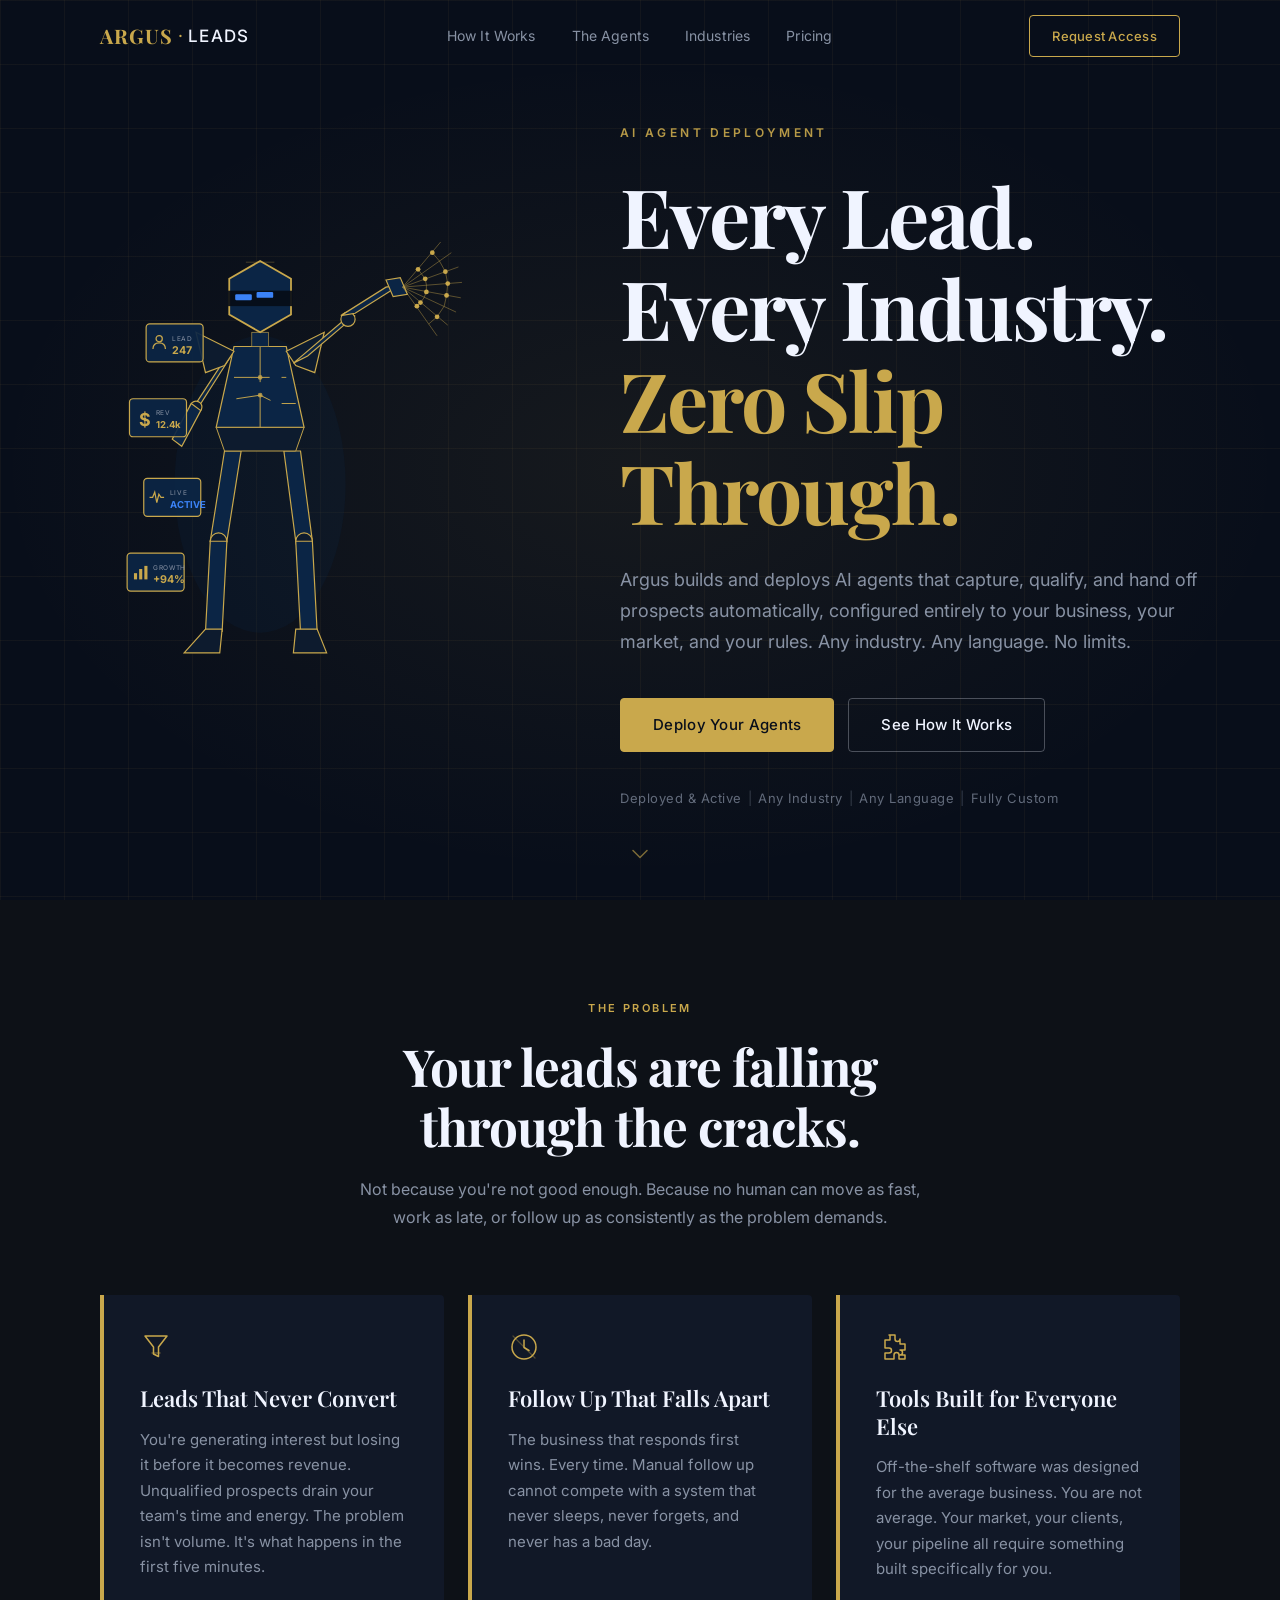
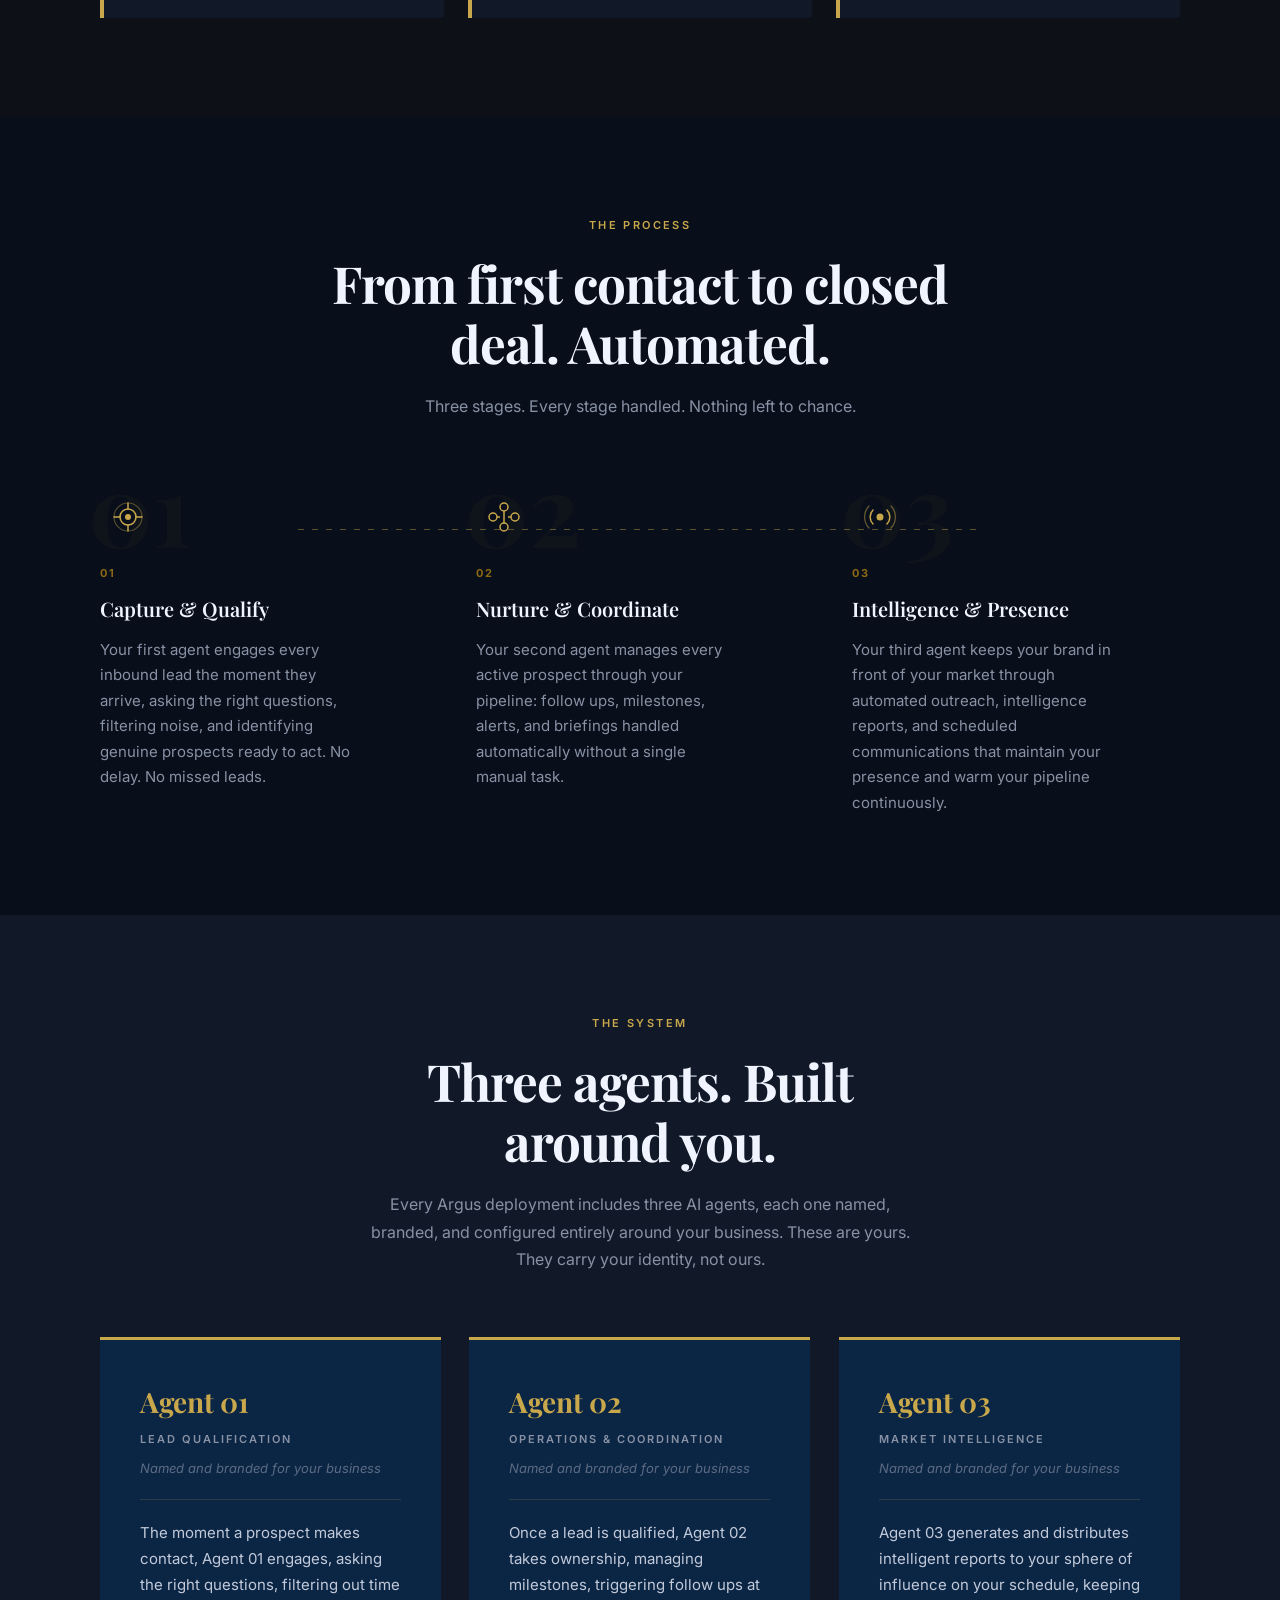
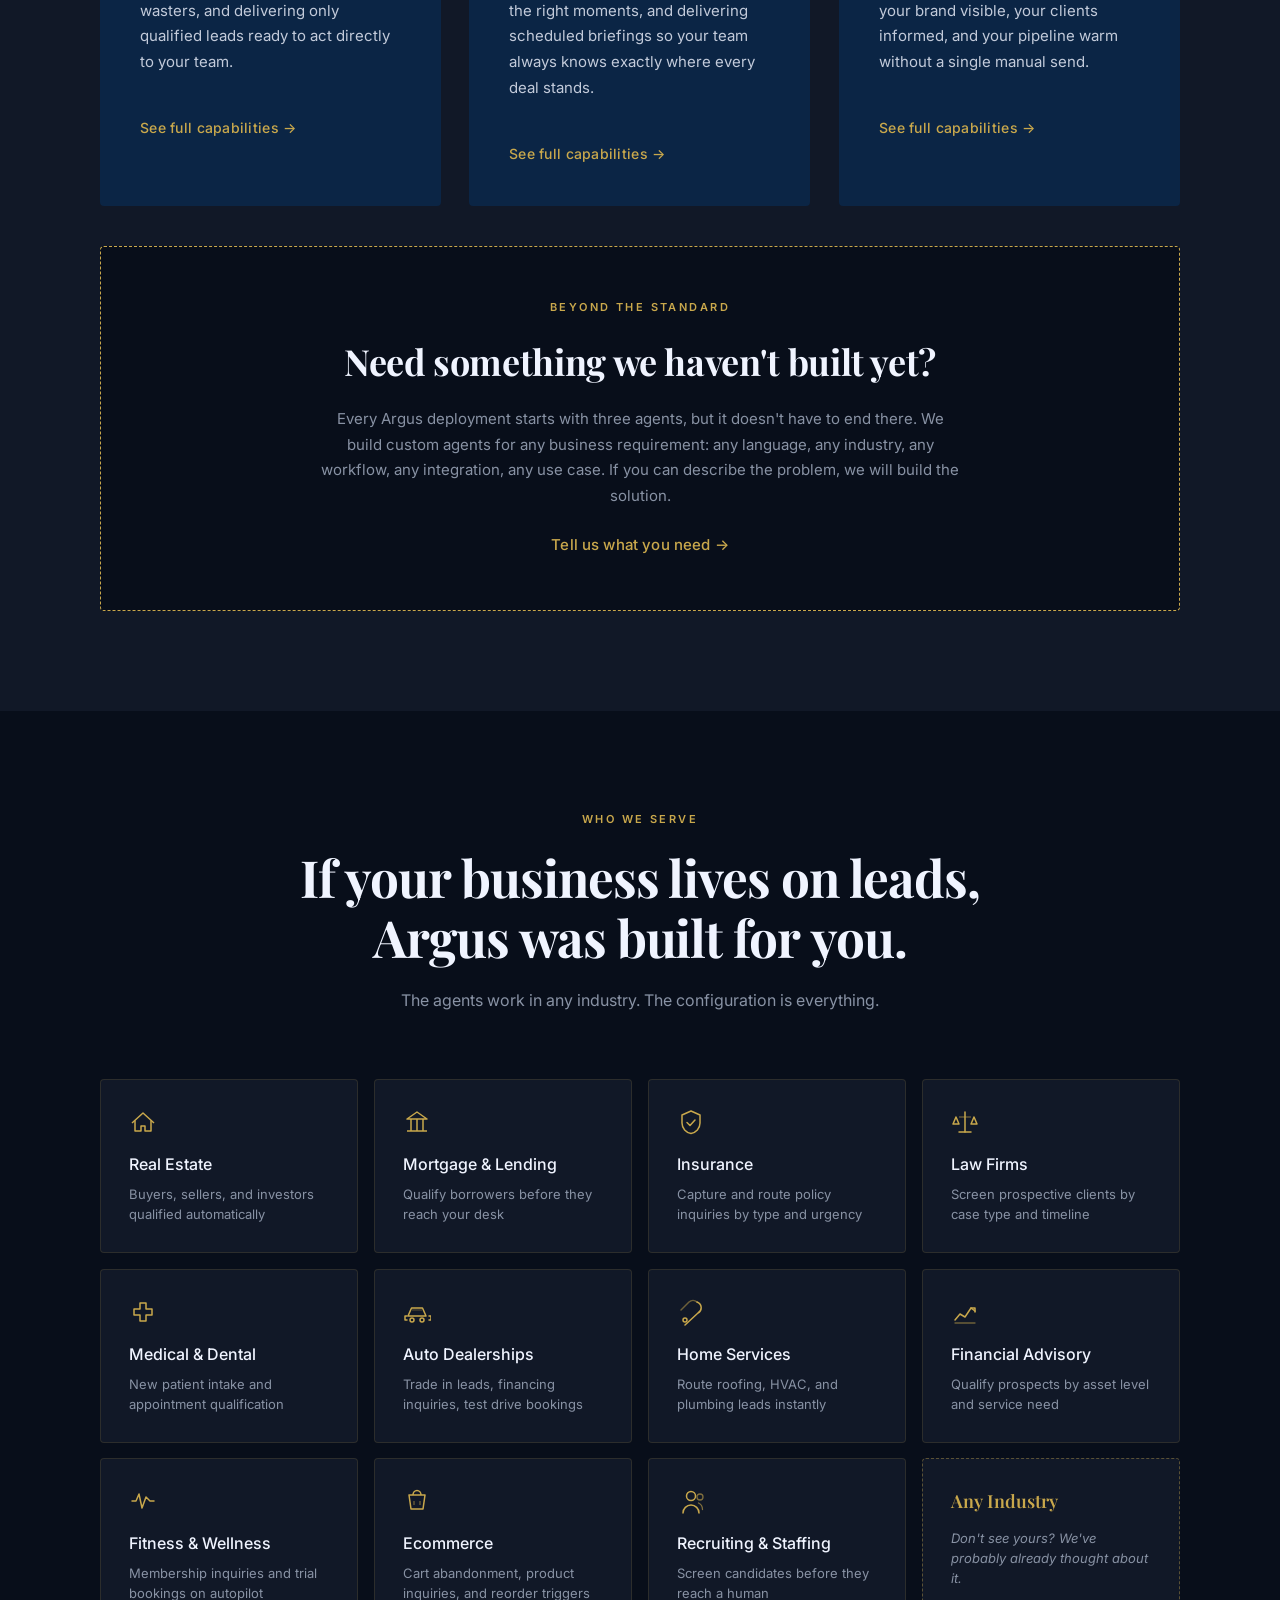
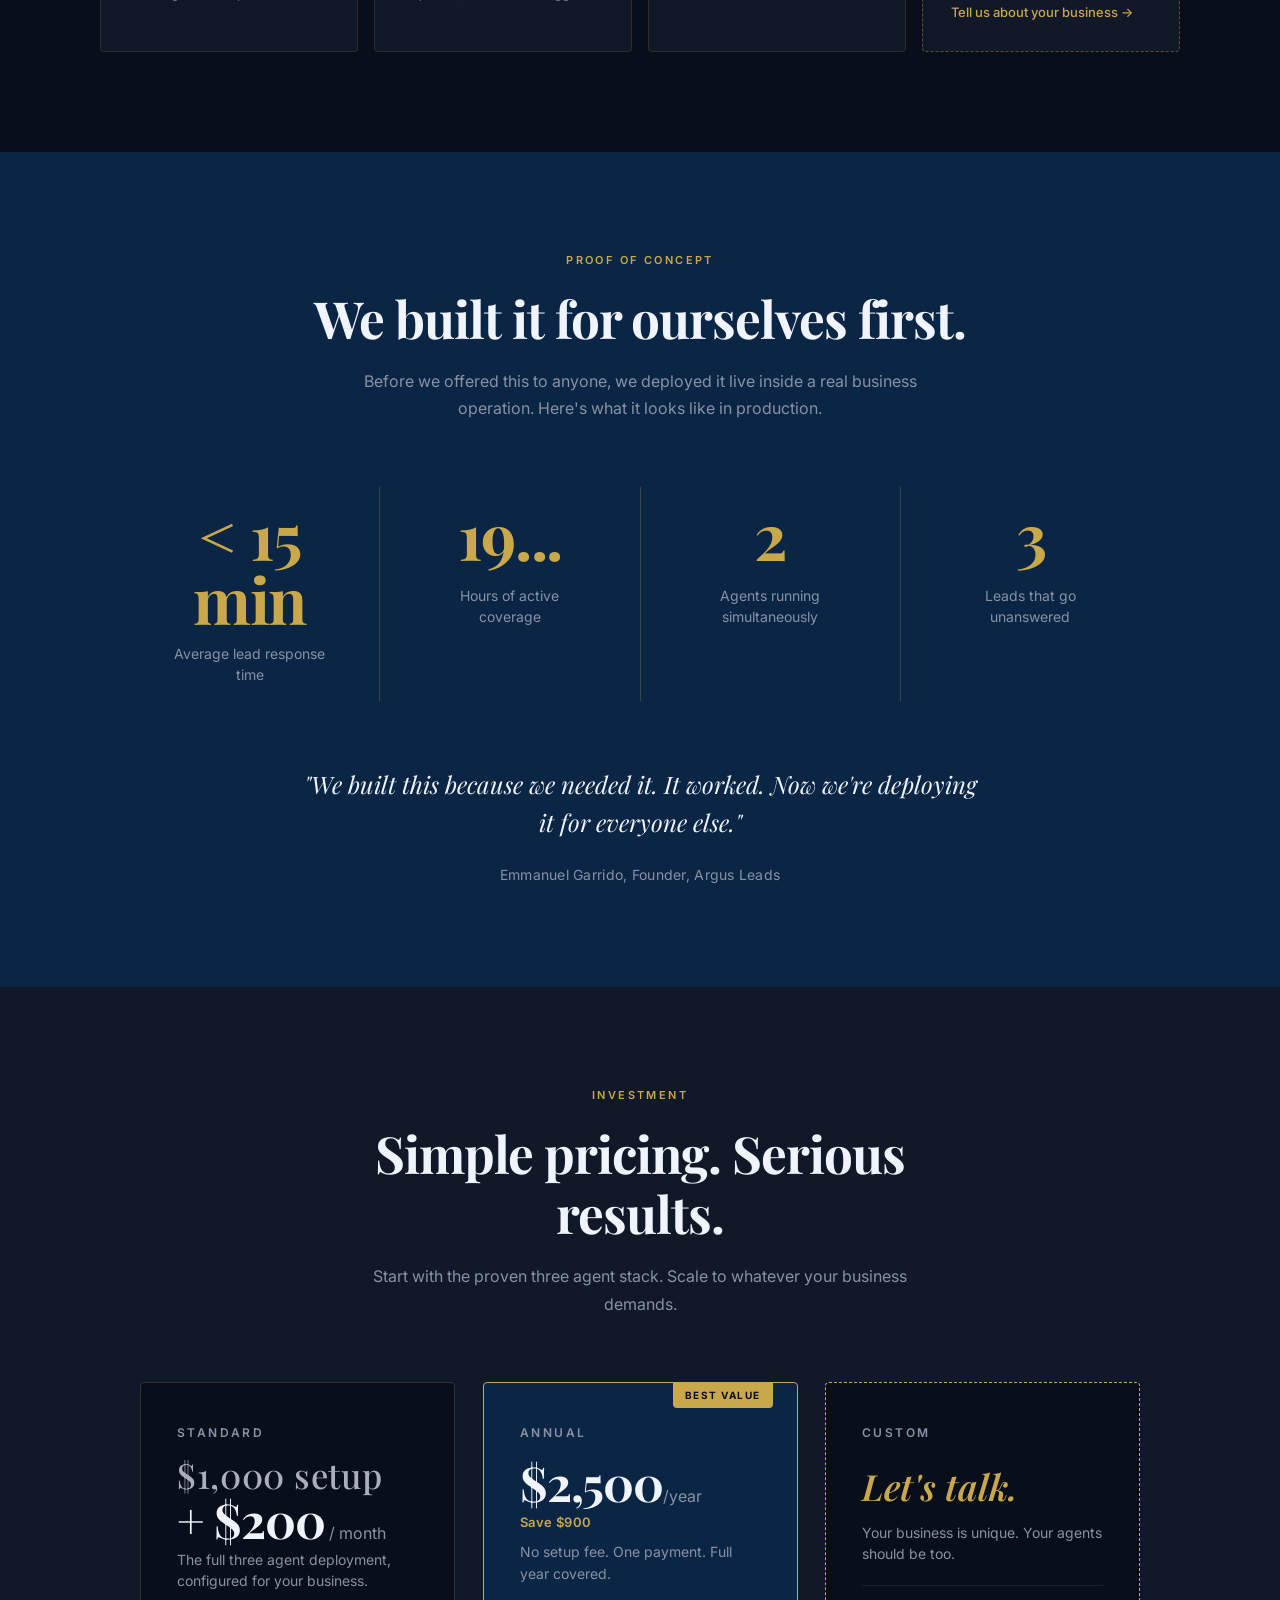
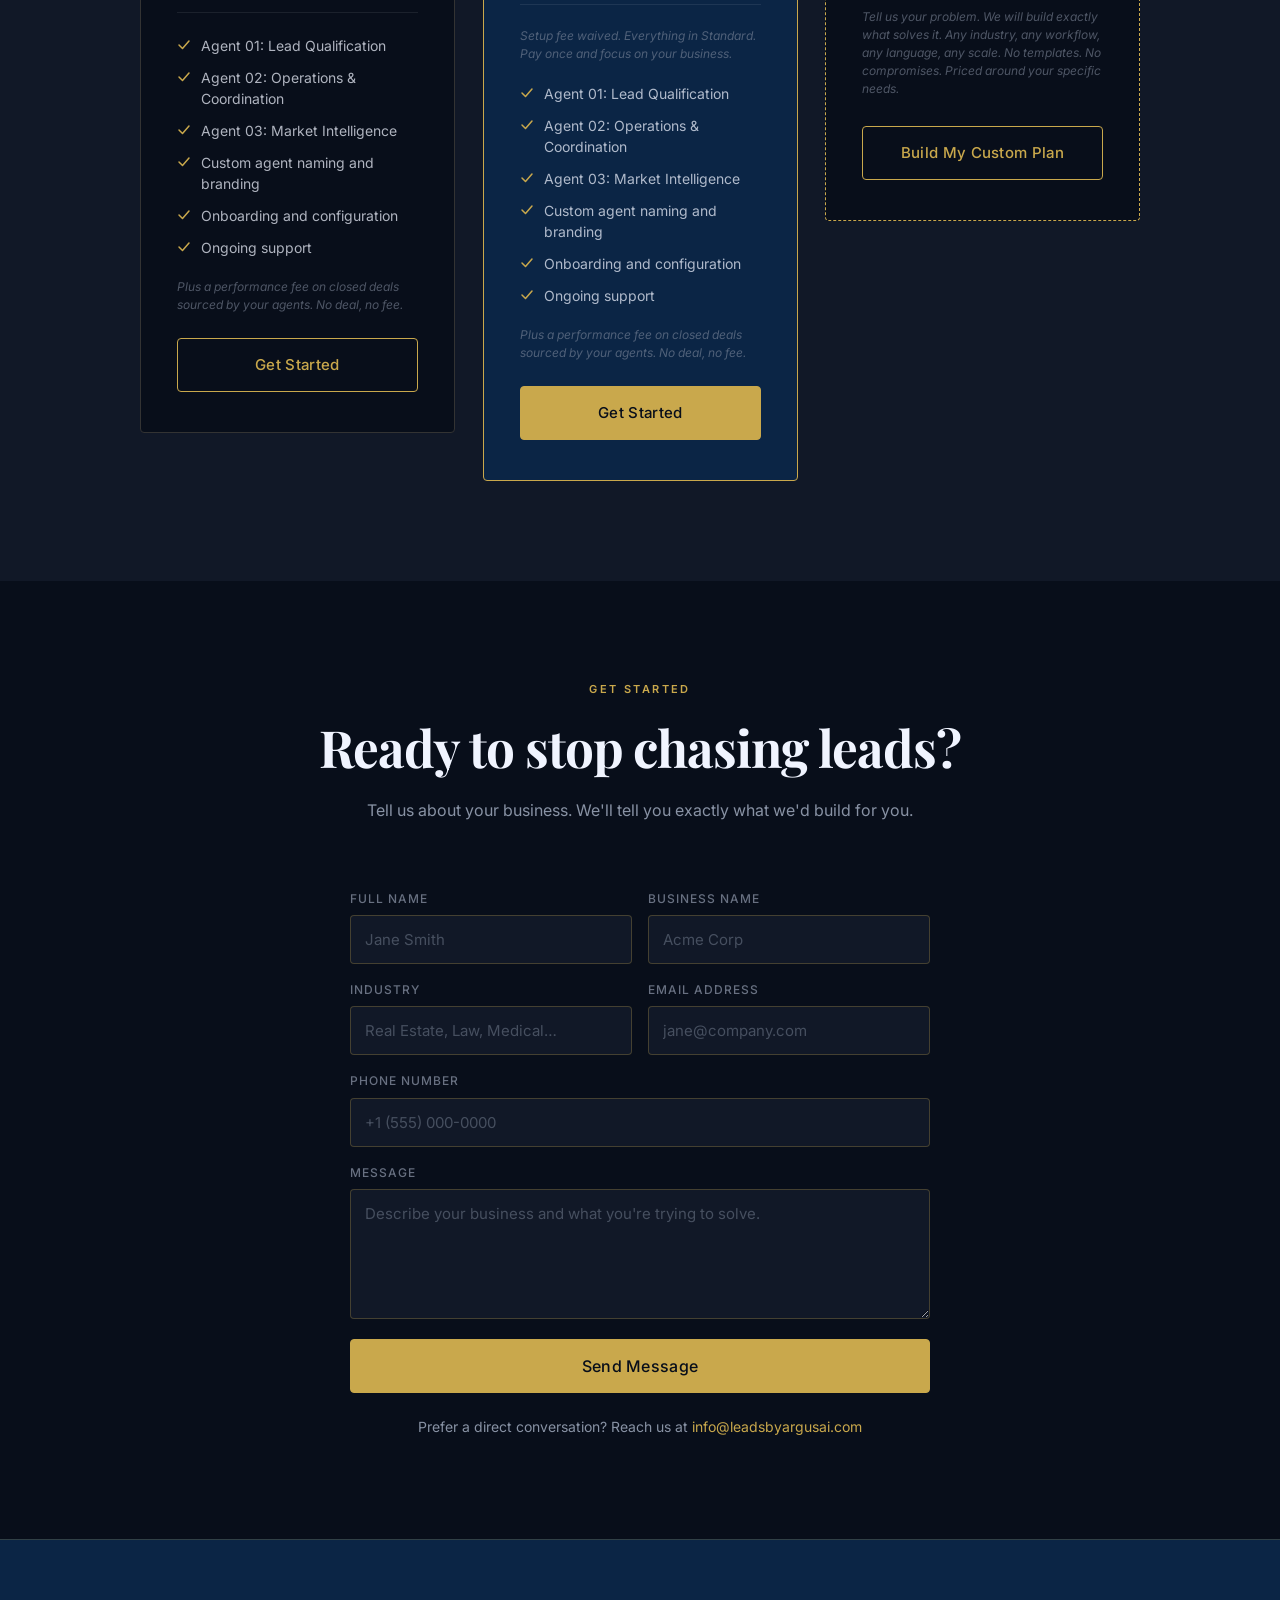
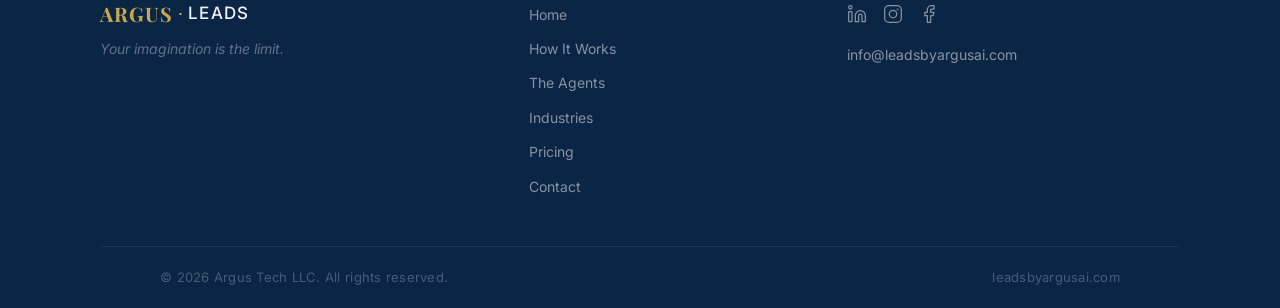
<file: index.html>
<!DOCTYPE html>
<html lang="en">
<head>
  <meta charset="UTF-8">
  <meta name="viewport" content="width=device-width, initial-scale=1.0">
  <title>Argus Leads: AI Agent Deployment for Lead Generation</title>
  <meta name="description" content="Argus Leads deploys custom AI agents that capture, qualify, and hand off leads for any business in any industry. Your name. Your rules. Deployed fast. Running forever.">
  <link rel="canonical" href="https://leadsbyargusai.com">
  <meta property="og:title" content="Argus Leads: AI Agent Deployment">
  <meta property="og:description" content="Custom AI agents for lead generation. Any industry. Any language. No limits.">
  <meta property="og:url" content="https://leadsbyargusai.com">
  <meta name="twitter:card" content="summary_large_image">
  <link rel="preconnect" href="https://fonts.googleapis.com">
  <link rel="preconnect" href="https://fonts.gstatic.com" crossorigin>
  <link href="https://fonts.googleapis.com/css2?family=Playfair+Display:ital,wght@0,400;0,600;0,700;1,400;1,700&family=Inter:wght@300;400;500;600;700&display=swap" rel="stylesheet">
  <link rel="stylesheet" href="styles.css">
  <style>
    .agent-more-link {
      display: inline-block;
      margin-top: 1.25rem;
      color: var(--gold, #C9A84C);
      font-family: 'Inter', sans-serif;
      font-size: 0.875rem;
      font-weight: 500;
      text-decoration: none;
      letter-spacing: 0.02em;
      transition: opacity 0.2s;
    }
    .agent-more-link:hover { opacity: 0.75; }
  </style>
</head>
<body>

<!-- ── NAVIGATION ─────────────────────────────────────────────────────────── -->
<nav id="nav">
  <div class="nav-inner">
    <a href="#" class="nav-logo" aria-label="Argus Leads Home">
      <span class="logo-argus">ARGUS</span><span class="logo-dot">·</span><span class="logo-leads">LEADS</span>
    </a>
    <div class="nav-center">
      <a href="#how-it-works" class="nav-link">How It Works</a>
      <a href="#agents" class="nav-link">The Agents</a>
      <a href="#industries" class="nav-link">Industries</a>
      <a href="#pricing" class="nav-link">Pricing</a>
    </div>
    <div class="nav-right">
      <a href="#contact" class="btn btn-gold-outline btn-sm">Request Access</a>
    </div>
    <button class="nav-hamburger" id="hamburger" aria-label="Open menu" aria-expanded="false">
      <svg width="22" height="22" viewBox="0 0 22 22" fill="none">
        <line x1="2" y1="5" x2="20" y2="5" stroke="currentColor" stroke-width="1.5" stroke-linecap="round"/>
        <line x1="2" y1="11" x2="20" y2="11" stroke="currentColor" stroke-width="1.5" stroke-linecap="round"/>
        <line x1="2" y1="17" x2="20" y2="17" stroke="currentColor" stroke-width="1.5" stroke-linecap="round"/>
      </svg>
    </button>
  </div>
  <div class="nav-drawer" id="navDrawer" aria-hidden="true">
    <div class="drawer-links">
      <a href="#how-it-works" class="drawer-link">How It Works</a>
      <a href="#agents" class="drawer-link">The Agents</a>
      <a href="#industries" class="drawer-link">Industries</a>
      <a href="#pricing" class="drawer-link">Pricing</a>
      <a href="#contact" class="drawer-link">Contact</a>
    </div>
    <a href="#contact" class="btn btn-gold drawer-cta">Request Access</a>
  </div>
</nav>

<!-- ── HERO ───────────────────────────────────────────────────────────────── -->
<section id="hero" class="hero">
  <div class="hero-glow"></div>
  <div class="hero-columns">

    <!-- ── Left column: animated fisherman figure ── -->
    <div class="hero-col-figure">
      <svg viewBox="0 0 320 410" xmlns="http://www.w3.org/2000/svg" aria-hidden="true">

        <!-- Ambient figure glow -->
        <ellipse cx="118" cy="220" rx="72" ry="125" fill="rgba(11,37,69,0.22)"/>

        <!-- ── LEFT ARM (behind torso) ── -->
        <polygon points="88,115 96,108 68,152 60,158" fill="#0B2545" stroke="#C9A84C" stroke-width="1"/>
        <circle cx="64" cy="155" r="5" fill="#0D1B2E" stroke="#C9A84C" stroke-width="1"/>
        <polygon points="60,152 68,158 52,188 44,182" fill="#0B2545" stroke="#C9A84C" stroke-width="1"/>

        <!-- ── LEFT LEG ── -->
        <polygon points="88,192 102,192 90,268 76,268" fill="#0B2545" stroke="#C9A84C" stroke-width="1"/>
        <circle cx="83" cy="268" r="7" fill="#0D1B2E" stroke="#C9A84C" stroke-width="1"/>
        <polygon points="76,268 90,268 86,344 72,344" fill="#0B2545" stroke="#C9A84C" stroke-width="1"/>
        <polygon points="72,342 86,342 84,362 54,362" fill="#0D1B2E" stroke="#C9A84C" stroke-width="1"/>

        <!-- ── RIGHT LEG ── -->
        <polygon points="138,192 152,192 162,268 148,268" fill="#0B2545" stroke="#C9A84C" stroke-width="1"/>
        <circle cx="155" cy="268" r="7" fill="#0D1B2E" stroke="#C9A84C" stroke-width="1"/>
        <polygon points="148,268 162,268 166,344 152,344" fill="#0B2545" stroke="#C9A84C" stroke-width="1"/>
        <polygon points="148,342 166,342 174,362 146,362" fill="#0D1B2E" stroke="#C9A84C" stroke-width="1"/>

        <!-- Hip connector -->
        <polygon points="81,172 155,172 148,192 88,192" fill="#0D1B2E" stroke="#C9A84C" stroke-width="0.8"/>

        <!-- ── TORSO ── -->
        <polygon points="96,104 140,104 155,172 81,172" fill="#0B2545" stroke="#C9A84C" stroke-width="1"/>
        <!-- Circuit lines -->
        <path class="circuit-line" d="M 96 130 L 140 130" stroke="#C9A84C" stroke-width="0.8" fill="none"/>
        <path class="circuit-line" d="M 118 104 L 118 172" stroke="#C9A84C" stroke-width="0.8" fill="none" style="animation-delay:0.6s"/>
        <path class="circuit-line" d="M 98 148 L 118 145 L 132 152 L 148 152" stroke="#C9A84C" stroke-width="0.8" fill="none" style="animation-delay:1.2s"/>
        <circle cx="118" cy="130" r="2" fill="#C9A84C" opacity="0.8"/>
        <circle cx="118" cy="145" r="2" fill="#C9A84C" opacity="0.8"/>

        <!-- ── LEFT SHOULDER PLATE ── -->
        <polygon points="96,108 64,92 72,126 88,120" fill="#0D1B2E" stroke="#C9A84C" stroke-width="1"/>

        <!-- ── RIGHT SHOULDER PLATE ── -->
        <polygon points="140,108 172,92 164,126 148,120" fill="#0D1B2E" stroke="#C9A84C" stroke-width="1"/>

        <!-- ── RIGHT ARM (casting, extended upper-right) ── -->
        <polygon points="146,118 158,112 198,78 186,84" fill="#0B2545" stroke="#C9A84C" stroke-width="1"/>
        <circle cx="192" cy="81" r="6" fill="#0D1B2E" stroke="#C9A84C" stroke-width="1"/>
        <polygon points="186,78 198,76 236,52 224,54" fill="#0B2545" stroke="#C9A84C" stroke-width="1"/>
        <!-- Hand -->
        <polygon points="224,48 236,46 242,60 230,62" fill="#0B2545" stroke="#C9A84C" stroke-width="1"/>

        <!-- ── NECK ── -->
        <rect x="111" y="92" width="14" height="12" fill="#0B2545" stroke="#C9A84C" stroke-width="0.5"/>

        <!-- ── HELMET ── -->
        <polygon points="118,32 144,47 144,77 118,92 92,77 92,47" fill="#0B2545" stroke="#C9A84C" stroke-width="1.5"/>
        <!-- Visor dark band -->
        <rect x="91" y="57" width="54" height="13" fill="#060C16" opacity="0.9"/>
        <!-- Eye slits -->
        <rect class="eye-slit" x="97" y="60" width="14" height="5" rx="1" fill="#3B82F6"/>
        <rect class="eye-slit" x="115" y="58" width="14" height="5" rx="1" fill="#3B82F6" style="animation-delay:0.2s"/>
        <!-- Helmet top trim -->
        <line x1="106" y1="33" x2="130" y2="33" stroke="#C9A84C" stroke-width="0.5" opacity="0.5"/>

        <!-- ── CASTING NET GROUP ── -->
        <g class="net-group">
          <!-- Radial lines from hand (238,54) -->
          <g stroke="#C9A84C" stroke-width="0.5" opacity="0.7">
            <line x1="238" y1="54" x2="270" y2="16"/>
            <line x1="238" y1="54" x2="279" y2="25"/>
            <line x1="238" y1="54" x2="285" y2="37"/>
            <line x1="238" y1="54" x2="288" y2="50"/>
            <line x1="238" y1="54" x2="287" y2="63"/>
            <line x1="238" y1="54" x2="283" y2="75"/>
            <line x1="238" y1="54" x2="276" y2="86"/>
            <line x1="238" y1="54" x2="267" y2="95"/>
          </g>
          <!-- Inner arc (r≈20) -->
          <polyline points="251,39 254,43 257,47 258,52 258,58 256,63 253,67 250,70"
            stroke="#C9A84C" stroke-width="0.5" fill="none" opacity="0.7"/>
          <!-- Outer arc (r≈38) -->
          <polyline points="263,25 269,32 274,41 276,51 275,61 273,70 267,79 260,85"
            stroke="#C9A84C" stroke-width="0.5" fill="none" opacity="0.7"/>
          <!-- Net nodes — inner arc -->
          <g class="net-node" fill="#C9A84C">
            <circle cx="251" cy="39" r="2"/>
            <circle cx="257" cy="47" r="2"/>
            <circle cx="258" cy="58" r="2"/>
            <circle cx="253" cy="67" r="2"/>
            <circle cx="250" cy="70" r="2"/>
          </g>
          <!-- Net nodes — outer arc -->
          <g class="net-node" fill="#C9A84C" style="animation-delay:0.3s">
            <circle cx="263" cy="25" r="2"/>
            <circle cx="274" cy="41" r="2"/>
            <circle cx="276" cy="51" r="2"/>
            <circle cx="275" cy="61" r="2"/>
            <circle cx="267" cy="79" r="2"/>
          </g>
        </g>

        <!-- ── FLOATING DATA CARDS ── -->
        <!-- Card 1: Leads -->
        <g class="data-card-g" transform="translate(22,85)" style="animation-delay:0s">
          <rect width="48" height="32" rx="3" fill="rgba(11,37,69,0.92)" stroke="#C9A84C" stroke-width="1"/>
          <svg x="4" y="8" width="14" height="14" viewBox="0 0 16 16" fill="none">
            <circle cx="8" cy="5" r="3" stroke="#C9A84C" stroke-width="1.2"/>
            <path d="M2 15 C2 11 4 9 8 9 C12 9 14 11 14 15" stroke="#C9A84C" stroke-width="1.2"/>
          </svg>
          <text x="22" y="14" font-family="Inter,sans-serif" font-size="5.5" fill="#8892A4" letter-spacing="0.5">LEAD</text>
          <text x="22" y="25" font-family="Inter,sans-serif" font-size="9" font-weight="700" fill="#C9A84C">247</text>
        </g>
        <!-- Card 2: Revenue -->
        <g class="data-card-g" transform="translate(8,148)" style="animation-delay:0.3s">
          <rect width="48" height="32" rx="3" fill="rgba(11,37,69,0.92)" stroke="#C9A84C" stroke-width="1"/>
          <text x="8" y="23" font-family="Inter,sans-serif" font-size="15" font-weight="700" fill="#C9A84C">$</text>
          <text x="22" y="14" font-family="Inter,sans-serif" font-size="5.5" fill="#8892A4" letter-spacing="0.5">REV</text>
          <text x="22" y="25" font-family="Inter,sans-serif" font-size="8" font-weight="700" fill="#C9A84C">12.4k</text>
        </g>
        <!-- Card 3: Active -->
        <g class="data-card-g" transform="translate(20,215)" style="animation-delay:0.6s">
          <rect width="48" height="32" rx="3" fill="rgba(11,37,69,0.92)" stroke="#C9A84C" stroke-width="1"/>
          <svg x="4" y="9" width="14" height="14" viewBox="0 0 16 16" fill="none">
            <polyline points="1,8 4,8 6,3 8,13 10,5 12,8 15,8" stroke="#C9A84C" stroke-width="1.2" fill="none"/>
          </svg>
          <text x="22" y="14" font-family="Inter,sans-serif" font-size="5.5" fill="#8892A4" letter-spacing="0.5">LIVE</text>
          <text x="22" y="25" font-family="Inter,sans-serif" font-size="8" font-weight="700" fill="#3B82F6">ACTIVE</text>
        </g>
        <!-- Card 4: Growth -->
        <g class="data-card-g" transform="translate(6,278)" style="animation-delay:0.9s">
          <rect width="48" height="32" rx="3" fill="rgba(11,37,69,0.92)" stroke="#C9A84C" stroke-width="1"/>
          <svg x="4" y="9" width="14" height="14" viewBox="0 0 16 16" fill="none">
            <rect x="2" y="9" width="3" height="6" fill="#C9A84C"/>
            <rect x="7" y="5" width="3" height="10" fill="#C9A84C"/>
            <rect x="12" y="2" width="3" height="13" fill="#C9A84C"/>
          </svg>
          <text x="22" y="14" font-family="Inter,sans-serif" font-size="5.5" fill="#8892A4" letter-spacing="0.5">GROWTH</text>
          <text x="22" y="25" font-family="Inter,sans-serif" font-size="9" font-weight="700" fill="#C9A84C">+94%</text>
        </g>

      </svg>
    </div><!-- /hero-col-figure -->

    <!-- ── Right column: headline + CTAs ── -->
    <div class="hero-col-text">
      <p class="hero-eyebrow">AI Agent Deployment</p>
      <h1 class="hero-headline">
        <span class="hero-line">Every Lead.</span>
        <span class="hero-line">Every Industry.</span>
        <span class="hero-line hero-line-gold">Zero Slip Through.</span>
      </h1>
      <p class="hero-sub">
        Argus builds and deploys AI agents that capture, qualify, and hand off prospects automatically, configured entirely to your business, your market, and your rules. Any industry. Any language. No limits.
      </p>
      <div class="hero-ctas">
        <a href="#contact" class="btn btn-gold">Deploy Your Agents</a>
        <a href="#how-it-works" class="btn btn-outline">See How It Works</a>
      </div>
      <div class="hero-trust">
        <span>Deployed &amp; Active</span>
        <span class="trust-sep" aria-hidden="true">|</span>
        <span>Any Industry</span>
        <span class="trust-sep" aria-hidden="true">|</span>
        <span>Any Language</span>
        <span class="trust-sep" aria-hidden="true">|</span>
        <span>Fully Custom</span>
      </div>
    </div><!-- /hero-col-text -->

  </div><!-- /hero-columns -->
  <a href="#problem" class="hero-scroll" aria-label="Scroll down">
    <svg class="scroll-chevron" width="28" height="28" viewBox="0 0 28 28" fill="none">
      <path d="M7 10.5l7 7 7-7" stroke="#C9A84C" stroke-width="1.5" stroke-linecap="round" stroke-linejoin="round"/>
    </svg>
  </a>
</section>

<!-- ── THE PROBLEM ────────────────────────────────────────────────────────── -->
<section id="problem" class="section section-problem">
  <div class="container">
    <div class="section-header fade-up">
      <p class="eyebrow">The Problem</p>
      <h2 class="section-title">Your leads are falling through&nbsp;the&nbsp;cracks.</h2>
      <p class="section-sub">Not because you're not good enough. Because no human can move as fast, work as late, or follow up as consistently as the problem demands.</p>
    </div>
    <div class="problems-grid">
      <div class="problem-card fade-up">
        <div class="card-icon">
          <svg width="32" height="32" viewBox="0 0 32 32" fill="none">
            <path d="M5 5h22l-8.5 11v9.5l-5-2.5V16L5 5z" stroke="#C9A84C" stroke-width="1.5" stroke-linejoin="round"/>
            <line x1="12" y1="22" x2="20" y2="22" stroke="#C9A84C" stroke-width="1.5" stroke-linecap="round" opacity="0.4"/>
          </svg>
        </div>
        <h3 class="card-title">Leads That Never Convert</h3>
        <p class="card-body">You're generating interest but losing it before it becomes revenue. Unqualified prospects drain your team's time and energy. The problem isn't volume. It's what happens in the first five minutes.</p>
      </div>
      <div class="problem-card fade-up">
        <div class="card-icon">
          <svg width="32" height="32" viewBox="0 0 32 32" fill="none">
            <circle cx="16" cy="16" r="12" stroke="#C9A84C" stroke-width="1.5"/>
            <path d="M16 9v7.5l5 3" stroke="#C9A84C" stroke-width="1.5" stroke-linecap="round" stroke-linejoin="round"/>
            <path d="M5 5l22 22" stroke="#C9A84C" stroke-width="1.2" stroke-linecap="round" opacity="0.35"/>
          </svg>
        </div>
        <h3 class="card-title">Follow Up That Falls Apart</h3>
        <p class="card-body">The business that responds first wins. Every time. Manual follow up cannot compete with a system that never sleeps, never forgets, and never has a bad day.</p>
      </div>
      <div class="problem-card fade-up">
        <div class="card-icon">
          <svg width="32" height="32" viewBox="0 0 32 32" fill="none">
            <path d="M13 4h6v4a2.5 2.5 0 0 0 5 0v5h5v6h-5a2.5 2.5 0 0 1 0 5h5v4h-6v-4a2.5 2.5 0 0 0-5 0v4H9v-6h4a2.5 2.5 0 0 0 0-5H9V9h5V4z" stroke="#C9A84C" stroke-width="1.5" stroke-linejoin="round"/>
          </svg>
        </div>
        <h3 class="card-title">Tools Built for Everyone Else</h3>
        <p class="card-body">Off-the-shelf software was designed for the average business. You are not average. Your market, your clients, your pipeline all require something built specifically for you.</p>
      </div>
    </div>
  </div>
</section>

<!-- ── HOW IT WORKS ───────────────────────────────────────────────────────── -->
<section id="how-it-works" class="section section-how">
  <div class="container">
    <div class="section-header fade-up">
      <p class="eyebrow">The Process</p>
      <h2 class="section-title">From first contact to closed deal. Automated.</h2>
      <p class="section-sub">Three stages. Every stage handled. Nothing left to chance.</p>
    </div>
    <div class="steps-grid">
      <div class="step fade-up">
        <div class="step-bg-num" aria-hidden="true">01</div>
        <div class="step-icon">
          <svg width="36" height="36" viewBox="0 0 36 36" fill="none">
            <circle cx="18" cy="18" r="14" stroke="#C9A84C" stroke-width="1.2" opacity="0.4"/>
            <circle cx="18" cy="18" r="8" stroke="#C9A84C" stroke-width="1.5"/>
            <circle cx="18" cy="18" r="3" fill="#C9A84C"/>
            <line x1="18" y1="4" x2="18" y2="10" stroke="#C9A84C" stroke-width="1.5" stroke-linecap="round"/>
            <line x1="18" y1="26" x2="18" y2="32" stroke="#C9A84C" stroke-width="1.5" stroke-linecap="round"/>
            <line x1="4" y1="18" x2="10" y2="18" stroke="#C9A84C" stroke-width="1.5" stroke-linecap="round"/>
            <line x1="26" y1="18" x2="32" y2="18" stroke="#C9A84C" stroke-width="1.5" stroke-linecap="round"/>
          </svg>
        </div>
        <p class="step-num-label">01</p>
        <h3 class="step-title">Capture &amp; Qualify</h3>
        <p class="step-body">Your first agent engages every inbound lead the moment they arrive, asking the right questions, filtering noise, and identifying genuine prospects ready to act. No delay. No missed leads.</p>
      </div>
      <div class="step fade-up">
        <div class="step-bg-num" aria-hidden="true">02</div>
        <div class="step-icon">
          <svg width="36" height="36" viewBox="0 0 36 36" fill="none">
            <circle cx="7" cy="18" r="4" stroke="#C9A84C" stroke-width="1.5"/>
            <circle cx="18" cy="8" r="4" stroke="#C9A84C" stroke-width="1.5"/>
            <circle cx="29" cy="18" r="4" stroke="#C9A84C" stroke-width="1.5"/>
            <circle cx="18" cy="28" r="4" stroke="#C9A84C" stroke-width="1.5"/>
            <line x1="11" y1="18" x2="14" y2="18" stroke="#C9A84C" stroke-width="1.5"/>
            <line x1="22" y1="18" x2="25" y2="18" stroke="#C9A84C" stroke-width="1.5"/>
            <line x1="18" y1="12" x2="18" y2="24" stroke="#C9A84C" stroke-width="1.5"/>
          </svg>
        </div>
        <p class="step-num-label">02</p>
        <h3 class="step-title">Nurture &amp; Coordinate</h3>
        <p class="step-body">Your second agent manages every active prospect through your pipeline: follow ups, milestones, alerts, and briefings handled automatically without a single manual task.</p>
      </div>
      <div class="step fade-up">
        <div class="step-bg-num" aria-hidden="true">03</div>
        <div class="step-icon">
          <svg width="36" height="36" viewBox="0 0 36 36" fill="none">
            <circle cx="18" cy="18" r="3.5" fill="#C9A84C"/>
            <path d="M11 25a10 10 0 0 1 0-14" stroke="#C9A84C" stroke-width="1.5" stroke-linecap="round"/>
            <path d="M25 11a10 10 0 0 1 0 14" stroke="#C9A84C" stroke-width="1.5" stroke-linecap="round"/>
            <path d="M7 29a16 16 0 0 1 0-22" stroke="#C9A84C" stroke-width="1.2" stroke-linecap="round" opacity="0.5"/>
            <path d="M29 7a16 16 0 0 1 0 22" stroke="#C9A84C" stroke-width="1.2" stroke-linecap="round" opacity="0.5"/>
          </svg>
        </div>
        <p class="step-num-label">03</p>
        <h3 class="step-title">Intelligence &amp; Presence</h3>
        <p class="step-body">Your third agent keeps your brand in front of your market through automated outreach, intelligence reports, and scheduled communications that maintain your presence and warm your pipeline continuously.</p>
      </div>
    </div>
  </div>
</section>

<!-- ── THE AGENTS ─────────────────────────────────────────────────────────── -->
<section id="agents" class="section section-agents">
  <div class="container">
    <div class="section-header fade-up">
      <p class="eyebrow">The System</p>
      <h2 class="section-title">Three agents. Built around&nbsp;you.</h2>
      <p class="section-sub">Every Argus deployment includes three AI agents, each one named, branded, and configured entirely around your business. These are yours. They carry your identity, not ours.</p>
    </div>
    <div class="agents-grid">

      <div class="agent-card fade-up">
        <div class="agent-designation">Agent 01</div>
        <div class="agent-role">Lead Qualification</div>
        <p class="agent-note">Named and branded for your business</p>
        <div class="agent-divider"></div>
        <p class="agent-desc">The moment a prospect makes contact, Agent 01 engages, asking the right questions, filtering out time wasters, and delivering only qualified leads ready to act directly to your team.</p>
        <a href="agents.html" class="agent-more-link">See full capabilities →</a>
      </div>

      <div class="agent-card fade-up">
        <div class="agent-designation">Agent 02</div>
        <div class="agent-role">Operations &amp; Coordination</div>
        <p class="agent-note">Named and branded for your business</p>
        <div class="agent-divider"></div>
        <p class="agent-desc">Once a lead is qualified, Agent 02 takes ownership, managing milestones, triggering follow ups at the right moments, and delivering scheduled briefings so your team always knows exactly where every deal stands.</p>
        <a href="agents.html" class="agent-more-link">See full capabilities →</a>
      </div>

      <div class="agent-card fade-up">
        <div class="agent-designation">Agent 03</div>
        <div class="agent-role">Market Intelligence</div>
        <p class="agent-note">Named and branded for your business</p>
        <div class="agent-divider"></div>
        <p class="agent-desc">Agent 03 generates and distributes intelligent reports to your sphere of influence on your schedule, keeping your brand visible, your clients informed, and your pipeline warm without a single manual send.</p>
        <a href="agents.html" class="agent-more-link">See full capabilities →</a>
      </div>

    </div>

    <div class="agents-beyond fade-up">
      <p class="beyond-label">Beyond the Standard</p>
      <h3 class="beyond-title">Need something we haven't built yet?</h3>
      <p class="beyond-body">Every Argus deployment starts with three agents, but it doesn't have to end there. We build custom agents for any business requirement: any language, any industry, any workflow, any integration, any use case. If you can describe the problem, we will build the solution.</p>
      <a href="#contact" class="beyond-link">Tell us what you need →</a>
    </div>

  </div>
</section>

<!-- ── INDUSTRIES ─────────────────────────────────────────────────────────── -->
<section id="industries" class="section section-industries">
  <div class="container">
    <div class="section-header fade-up">
      <p class="eyebrow">Who We Serve</p>
      <h2 class="section-title">If your business lives on leads, Argus was built for&nbsp;you.</h2>
      <p class="section-sub">The agents work in any industry. The configuration is everything.</p>
    </div>
    <div class="industries-grid">

      <div class="industry-tile fade-up">
        <div class="industry-icon">
          <svg width="28" height="28" viewBox="0 0 28 28" fill="none">
            <path d="M3 15L14 5l11 10" stroke="#C9A84C" stroke-width="1.5" stroke-linejoin="round"/>
            <path d="M6 12.5V23h6v-5h4v5h6V12.5" stroke="#C9A84C" stroke-width="1.5" stroke-linejoin="round"/>
          </svg>
        </div>
        <p class="industry-name">Real Estate</p>
        <p class="industry-desc">Buyers, sellers, and investors qualified automatically</p>
      </div>

      <div class="industry-tile fade-up">
        <div class="industry-icon">
          <svg width="28" height="28" viewBox="0 0 28 28" fill="none">
            <path d="M4 23h20M4 11h20M14 4L4 11h20L14 4z" stroke="#C9A84C" stroke-width="1.5" stroke-linejoin="round"/>
            <line x1="8" y1="11" x2="8" y2="23" stroke="#C9A84C" stroke-width="1.5"/>
            <line x1="14" y1="11" x2="14" y2="23" stroke="#C9A84C" stroke-width="1.5"/>
            <line x1="20" y1="11" x2="20" y2="23" stroke="#C9A84C" stroke-width="1.5"/>
          </svg>
        </div>
        <p class="industry-name">Mortgage &amp; Lending</p>
        <p class="industry-desc">Qualify borrowers before they reach your desk</p>
      </div>

      <div class="industry-tile fade-up">
        <div class="industry-icon">
          <svg width="28" height="28" viewBox="0 0 28 28" fill="none">
            <path d="M14 3L5 7v8c0 5.5 4 9.5 9 10.5 5-1 9-5 9-10.5V7L14 3z" stroke="#C9A84C" stroke-width="1.5" stroke-linejoin="round"/>
            <path d="M10 14.5l3 3 5-5.5" stroke="#C9A84C" stroke-width="1.5" stroke-linecap="round" stroke-linejoin="round"/>
          </svg>
        </div>
        <p class="industry-name">Insurance</p>
        <p class="industry-desc">Capture and route policy inquiries by type and urgency</p>
      </div>

      <div class="industry-tile fade-up">
        <div class="industry-icon">
          <svg width="28" height="28" viewBox="0 0 28 28" fill="none">
            <line x1="14" y1="4" x2="14" y2="24" stroke="#C9A84C" stroke-width="1.5" stroke-linecap="round"/>
            <line x1="8" y1="24" x2="20" y2="24" stroke="#C9A84C" stroke-width="1.5" stroke-linecap="round"/>
            <line x1="8" y1="9" x2="20" y2="9" stroke="#C9A84C" stroke-width="1.3" opacity="0.5"/>
            <path d="M5 9l-3 7h6L5 9z" stroke="#C9A84C" stroke-width="1.5" stroke-linejoin="round"/>
            <path d="M23 9l-3 7h6l-3-7z" stroke="#C9A84C" stroke-width="1.5" stroke-linejoin="round"/>
          </svg>
        </div>
        <p class="industry-name">Law Firms</p>
        <p class="industry-desc">Screen prospective clients by case type and timeline</p>
      </div>

      <div class="industry-tile fade-up">
        <div class="industry-icon">
          <svg width="28" height="28" viewBox="0 0 28 28" fill="none">
            <path d="M11 5h6v6h6v6h-6v6h-6v-6H5v-6h6V5z" stroke="#C9A84C" stroke-width="1.5" stroke-linejoin="round"/>
          </svg>
        </div>
        <p class="industry-name">Medical &amp; Dental</p>
        <p class="industry-desc">New patient intake and appointment qualification</p>
      </div>

      <div class="industry-tile fade-up">
        <div class="industry-icon">
          <svg width="28" height="28" viewBox="0 0 28 28" fill="none">
            <path d="M4 18H2v4h2M26 18h2v4h-2" stroke="#C9A84C" stroke-width="1.5" stroke-linecap="round" stroke-linejoin="round"/>
            <path d="M5 18l3.5-8h11l3.5 8H5z" stroke="#C9A84C" stroke-width="1.5" stroke-linejoin="round"/>
            <circle cx="9" cy="22" r="2" stroke="#C9A84C" stroke-width="1.5"/>
            <circle cx="19" cy="22" r="2" stroke="#C9A84C" stroke-width="1.5"/>
            <line x1="9" y1="12" x2="19" y2="12" stroke="#C9A84C" stroke-width="1" opacity="0.4"/>
          </svg>
        </div>
        <p class="industry-name">Auto Dealerships</p>
        <p class="industry-desc">Trade in leads, financing inquiries, test drive bookings</p>
      </div>

      <div class="industry-tile fade-up">
        <div class="industry-icon">
          <svg width="28" height="28" viewBox="0 0 28 28" fill="none">
            <path d="M20 4a6 6 0 0 1 1 11L8 27" stroke="#C9A84C" stroke-width="1.5" stroke-linecap="round" stroke-linejoin="round"/>
            <path d="M20 4a6 6 0 0 0-8 0L4 12" stroke="#C9A84C" stroke-width="1.5" stroke-linecap="round" stroke-linejoin="round" opacity="0.5"/>
            <circle cx="8" cy="22" r="2" stroke="#C9A84C" stroke-width="1.5"/>
          </svg>
        </div>
        <p class="industry-name">Home Services</p>
        <p class="industry-desc">Route roofing, HVAC, and plumbing leads instantly</p>
      </div>

      <div class="industry-tile fade-up">
        <div class="industry-icon">
          <svg width="28" height="28" viewBox="0 0 28 28" fill="none">
            <polyline points="4,22 9,16 14,19 20,10 24,13" stroke="#C9A84C" stroke-width="1.5" stroke-linecap="round" stroke-linejoin="round"/>
            <polyline points="20,10 24,10 24,14" stroke="#C9A84C" stroke-width="1.5" stroke-linecap="round" stroke-linejoin="round"/>
            <line x1="4" y1="25" x2="24" y2="25" stroke="#C9A84C" stroke-width="1.3" stroke-linecap="round" opacity="0.5"/>
          </svg>
        </div>
        <p class="industry-name">Financial Advisory</p>
        <p class="industry-desc">Qualify prospects by asset level and service need</p>
      </div>

      <div class="industry-tile fade-up">
        <div class="industry-icon">
          <svg width="28" height="28" viewBox="0 0 28 28" fill="none">
            <polyline points="3,14 7,14 10,7 13,21 17,10 21,14 25,14" stroke="#C9A84C" stroke-width="1.5" stroke-linecap="round" stroke-linejoin="round"/>
          </svg>
        </div>
        <p class="industry-name">Fitness &amp; Wellness</p>
        <p class="industry-desc">Membership inquiries and trial bookings on autopilot</p>
      </div>

      <div class="industry-tile fade-up">
        <div class="industry-icon">
          <svg width="28" height="28" viewBox="0 0 28 28" fill="none">
            <path d="M6 8h16l-2 14H8L6 8z" stroke="#C9A84C" stroke-width="1.5" stroke-linejoin="round"/>
            <path d="M10 8c0-2.5 1.8-4.5 4-4.5S18 5.5 18 8" stroke="#C9A84C" stroke-width="1.5"/>
            <line x1="11" y1="14" x2="11" y2="18" stroke="#C9A84C" stroke-width="1.3" opacity="0.5"/>
            <line x1="17" y1="14" x2="17" y2="18" stroke="#C9A84C" stroke-width="1.3" opacity="0.5"/>
          </svg>
        </div>
        <p class="industry-name">Ecommerce</p>
        <p class="industry-desc">Cart abandonment, product inquiries, and reorder triggers</p>
      </div>

      <div class="industry-tile fade-up">
        <div class="industry-icon">
          <svg width="28" height="28" viewBox="0 0 28 28" fill="none">
            <circle cx="14" cy="9" r="4.5" stroke="#C9A84C" stroke-width="1.5"/>
            <path d="M6 26c0-4.4 3.6-8 8-8s8 3.6 8 8" stroke="#C9A84C" stroke-width="1.5" stroke-linecap="round"/>
            <circle cx="23" cy="10" r="3" stroke="#C9A84C" stroke-width="1.3" opacity="0.6"/>
            <path d="M25.5 22.5c0-3-1.8-5.5-4-6.5" stroke="#C9A84C" stroke-width="1.3" stroke-linecap="round" opacity="0.6"/>
          </svg>
        </div>
        <p class="industry-name">Recruiting &amp; Staffing</p>
        <p class="industry-desc">Screen candidates before they reach a human</p>
      </div>

      <div class="industry-tile industry-tile-cta fade-up">
        <p class="industry-name-cta">Any Industry</p>
        <p class="industry-desc-cta">Don't see yours? We've probably already thought about it.</p>
        <a href="#contact" class="industry-cta-link">Tell us about your business →</a>
      </div>

    </div>
  </div>
</section>

<!-- ── PROOF ──────────────────────────────────────────────────────────────── -->
<section id="proof" class="section section-proof">
  <div class="container">
    <div class="section-header fade-up">
      <p class="eyebrow">Proof of Concept</p>
      <h2 class="section-title">We built it for ourselves first.</h2>
      <p class="section-sub">Before we offered this to anyone, we deployed it live inside a real business operation. Here's what it looks like in production.</p>
    </div>

    <div class="stats-row fade-up" id="statsRow">
      <div class="stat-block">
        <div class="stat-num" data-type="time" data-from="60" data-to="2">&lt; 2 min</div>
        <div class="stat-label">Average lead response time</div>
      </div>
      <div class="stat-divider" aria-hidden="true"></div>
      <div class="stat-block">
        <div class="stat-num" data-type="ratio"  data-to="24">24/7</div>
        <div class="stat-label">Hours of active coverage</div>
      </div>
      <div class="stat-divider" aria-hidden="true"></div>
      <div class="stat-block">
        <div class="stat-num" data-type="count" data-from="0" data-to="3">3</div>
        <div class="stat-label">Agents running simultaneously</div>
      </div>
      <div class="stat-divider" aria-hidden="true"></div>
      <div class="stat-block">
        <div class="stat-num" data-type="zero" data-from="15" data-to="0">0</div>
        <div class="stat-label">Leads that go unanswered</div>
      </div>
    </div>

    <blockquote class="proof-quote fade-up">
      <p>"We built this because we needed it. It worked. Now we're deploying it for everyone else."</p>
      <cite>Emmanuel Garrido, Founder, Argus Leads</cite>
    </blockquote>
  </div>
</section>

<!-- ── PRICING ────────────────────────────────────────────────────────────── -->
<section id="pricing" class="section section-pricing">
  <div class="container">
    <div class="section-header fade-up">
      <p class="eyebrow">Investment</p>
      <h2 class="section-title">Simple pricing. Serious results.</h2>
      <p class="section-sub">Start with the proven three agent stack. Scale to whatever your business demands.</p>
    </div>
    <div class="pricing-grid">

      <div class="pricing-card fade-up">
        <div class="pricing-plan">Standard</div>
        <div class="pricing-price" style="display:flex;flex-direction:column;gap:2px;">
          <span style="font-size:0.72em;font-weight:500;opacity:0.7;letter-spacing:0.02em;">$1,000 setup</span>
          <span>+ $200<span class="pricing-period"> / month</span></span>
        </div>
        <p class="pricing-subtitle">The full three agent deployment, configured for your business.</p>
        <div class="pricing-divider"></div>
        <ul class="pricing-includes">
          <li>
            <svg width="14" height="14" viewBox="0 0 14 14" fill="none"><path d="M2 7l3.5 3.5L12 3" stroke="#C9A84C" stroke-width="1.5" stroke-linecap="round" stroke-linejoin="round"/></svg>
            Agent 01: Lead Qualification
          </li>
          <li>
            <svg width="14" height="14" viewBox="0 0 14 14" fill="none"><path d="M2 7l3.5 3.5L12 3" stroke="#C9A84C" stroke-width="1.5" stroke-linecap="round" stroke-linejoin="round"/></svg>
            Agent 02: Operations &amp; Coordination
          </li>
          <li>
            <svg width="14" height="14" viewBox="0 0 14 14" fill="none"><path d="M2 7l3.5 3.5L12 3" stroke="#C9A84C" stroke-width="1.5" stroke-linecap="round" stroke-linejoin="round"/></svg>
            Agent 03: Market Intelligence
          </li>
          <li>
            <svg width="14" height="14" viewBox="0 0 14 14" fill="none"><path d="M2 7l3.5 3.5L12 3" stroke="#C9A84C" stroke-width="1.5" stroke-linecap="round" stroke-linejoin="round"/></svg>
            Custom agent naming and branding
          </li>
          <li>
            <svg width="14" height="14" viewBox="0 0 14 14" fill="none"><path d="M2 7l3.5 3.5L12 3" stroke="#C9A84C" stroke-width="1.5" stroke-linecap="round" stroke-linejoin="round"/></svg>
            Onboarding and configuration
          </li>
          <li>
            <svg width="14" height="14" viewBox="0 0 14 14" fill="none"><path d="M2 7l3.5 3.5L12 3" stroke="#C9A84C" stroke-width="1.5" stroke-linecap="round" stroke-linejoin="round"/></svg>
            Ongoing support
          </li>
        </ul>
        <p class="pricing-fine">Plus a performance fee on closed deals sourced by your agents. No deal, no fee.</p>
        <a href="#contact" class="btn btn-gold-outline pricing-btn">Get Started</a>
      </div>

      <div class="pricing-card pricing-card-featured fade-up">
        <div class="pricing-badge">Best Value</div>
        <div class="pricing-plan">Annual</div>
        <div class="pricing-price">$2,500<span class="pricing-period">/year</span></div>
        <p class="pricing-save">Save $900</p>
        <p class="pricing-subtitle">No setup fee. One payment. Full year covered.</p>
        <div class="pricing-divider"></div>
        <p class="pricing-fine" style="margin-bottom:1.25rem;">Setup fee waived. Everything in Standard. Pay once and focus on your business.</p>
        <ul class="pricing-includes">
          <li>
            <svg width="14" height="14" viewBox="0 0 14 14" fill="none"><path d="M2 7l3.5 3.5L12 3" stroke="#C9A84C" stroke-width="1.5" stroke-linecap="round" stroke-linejoin="round"/></svg>
            Agent 01: Lead Qualification
          </li>
          <li>
            <svg width="14" height="14" viewBox="0 0 14 14" fill="none"><path d="M2 7l3.5 3.5L12 3" stroke="#C9A84C" stroke-width="1.5" stroke-linecap="round" stroke-linejoin="round"/></svg>
            Agent 02: Operations &amp; Coordination
          </li>
          <li>
            <svg width="14" height="14" viewBox="0 0 14 14" fill="none"><path d="M2 7l3.5 3.5L12 3" stroke="#C9A84C" stroke-width="1.5" stroke-linecap="round" stroke-linejoin="round"/></svg>
            Agent 03: Market Intelligence
          </li>
          <li>
            <svg width="14" height="14" viewBox="0 0 14 14" fill="none"><path d="M2 7l3.5 3.5L12 3" stroke="#C9A84C" stroke-width="1.5" stroke-linecap="round" stroke-linejoin="round"/></svg>
            Custom agent naming and branding
          </li>
          <li>
            <svg width="14" height="14" viewBox="0 0 14 14" fill="none"><path d="M2 7l3.5 3.5L12 3" stroke="#C9A84C" stroke-width="1.5" stroke-linecap="round" stroke-linejoin="round"/></svg>
            Onboarding and configuration
          </li>
          <li>
            <svg width="14" height="14" viewBox="0 0 14 14" fill="none"><path d="M2 7l3.5 3.5L12 3" stroke="#C9A84C" stroke-width="1.5" stroke-linecap="round" stroke-linejoin="round"/></svg>
            Ongoing support
          </li>
        </ul>
        <p class="pricing-fine">Plus a performance fee on closed deals sourced by your agents. No deal, no fee.</p>
        <a href="#contact" class="btn btn-gold pricing-btn">Get Started</a>
      </div>

      <div class="pricing-card pricing-card-custom fade-up">
        <div class="pricing-plan">Custom</div>
        <div class="pricing-price-custom">Let's talk.</div>
        <p class="pricing-subtitle">Your business is unique. Your agents should be too.</p>
        <div class="pricing-divider"></div>
        <p class="pricing-fine" style="margin-bottom:1.75rem;">Tell us your problem. We will build exactly what solves it. Any industry, any workflow, any language, any scale. No templates. No compromises. Priced around your specific needs.</p>
        <a href="#contact" class="btn btn-gold-outline pricing-btn">Build My Custom Plan</a>
      </div>

    </div>
  </div>
</section>

<!-- ── CONTACT ────────────────────────────────────────────────────────────── -->
<section id="contact" class="section section-contact">
  <div class="container">
    <div class="section-header fade-up">
      <p class="eyebrow">Get Started</p>
      <h2 class="section-title">Ready to stop chasing leads?</h2>
      <p class="section-sub">Tell us about your business. We'll tell you exactly what we'd build for you.</p>
    </div>
    <form class="contact-form fade-up" action="mailto:info@leadsbyargusai.com" method="post" enctype="text/plain">
      <div class="form-row">
        <div class="form-group">
          <label for="full-name">Full Name</label>
          <input type="text" id="full-name" name="Full Name" placeholder="Jane Smith" required>
        </div>
        <div class="form-group">
          <label for="business-name">Business Name</label>
          <input type="text" id="business-name" name="Business Name" placeholder="Acme Corp" required>
        </div>
      </div>
      <div class="form-row">
        <div class="form-group">
          <label for="industry">Industry</label>
          <input type="text" id="industry" name="Industry" placeholder="Real Estate, Law, Medical…" required>
        </div>
        <div class="form-group">
          <label for="email">Email Address</label>
          <input type="email" id="email" name="Email" placeholder="jane@company.com" required>
        </div>
      </div>
      <div class="form-group">
        <label for="phone">Phone Number</label>
        <input type="tel" id="phone" name="Phone" placeholder="+1 (555) 000-0000">
      </div>
      <div class="form-group">
        <label for="message">Message</label>
        <textarea id="message" name="Message" rows="5" placeholder="Describe your business and what you're trying to solve." required></textarea>
      </div>
      <button type="submit" class="btn btn-gold contact-submit">Send Message</button>
    </form>
    <p class="contact-alt">Prefer a direct conversation? Reach us at <a href="mailto:info@leadsbyargusai.com">info@leadsbyargusai.com</a></p>
  </div>
</section>

<!-- ── FOOTER ─────────────────────────────────────────────────────────────── -->
<footer class="footer">
  <div class="container">
    <div class="footer-grid">
      <div class="footer-col">
        <a href="#" class="nav-logo footer-logo" aria-label="Argus Leads">
          <span class="logo-argus">ARGUS</span><span class="logo-dot">·</span><span class="logo-leads">LEADS</span>
        </a>
        <p class="footer-tagline">Your imagination is the limit.</p>
      </div>
      <div class="footer-col footer-col-nav">
        <nav aria-label="Footer navigation">
          <a href="#">Home</a>
          <a href="#how-it-works">How It Works</a>
          <a href="#agents">The Agents</a>
          <a href="#industries">Industries</a>
          <a href="#pricing">Pricing</a>
          <a href="#contact">Contact</a>
        </nav>
      </div>
      <div class="footer-col footer-col-right">
        <div class="footer-socials">
          <a href="https://linkedin.com" class="social-link" aria-label="LinkedIn" target="_blank" rel="noopener">
            <svg width="20" height="20" viewBox="0 0 24 24" fill="none">
              <path d="M16 8a6 6 0 0 1 6 6v7h-4v-7a2 2 0 0 0-2-2 2 2 0 0 0-2 2v7h-4v-7a6 6 0 0 1 6-6z" stroke="currentColor" stroke-width="1.5" stroke-linejoin="round"/>
              <rect x="2" y="9" width="4" height="12" stroke="currentColor" stroke-width="1.5" rx="0.5"/>
              <circle cx="4" cy="4" r="2" stroke="currentColor" stroke-width="1.5"/>
            </svg>
          </a>
          <a href="https://instagram.com" class="social-link" aria-label="Instagram" target="_blank" rel="noopener">
            <svg width="20" height="20" viewBox="0 0 24 24" fill="none">
              <rect x="2" y="2" width="20" height="20" rx="5" stroke="currentColor" stroke-width="1.5"/>
              <circle cx="12" cy="12" r="4.5" stroke="currentColor" stroke-width="1.5"/>
              <circle cx="17.5" cy="6.5" r="1" fill="currentColor"/>
            </svg>
          </a>
          <a href="https://facebook.com" class="social-link" aria-label="Facebook" target="_blank" rel="noopener">
            <svg width="20" height="20" viewBox="0 0 24 24" fill="none">
              <path d="M18 2h-3a5 5 0 0 0-5 5v3H7v4h3v8h4v-8h3l1-4h-4V7a1 1 0 0 1 1-1h3z" stroke="currentColor" stroke-width="1.5" stroke-linejoin="round"/>
            </svg>
          </a>
        </div>
        <a href="mailto:info@leadsbyargusai.com" class="footer-email">info@leadsbyargusai.com</a>
      </div>
    </div>
    <div class="footer-bottom">
      <span>&copy; 2026 Argus Tech LLC. All rights reserved.</span>
      <span>leadsbyargusai.com</span>
    </div>
  </div>
</footer>

<script src="main.js"></script>
</body>
</html>
</file>
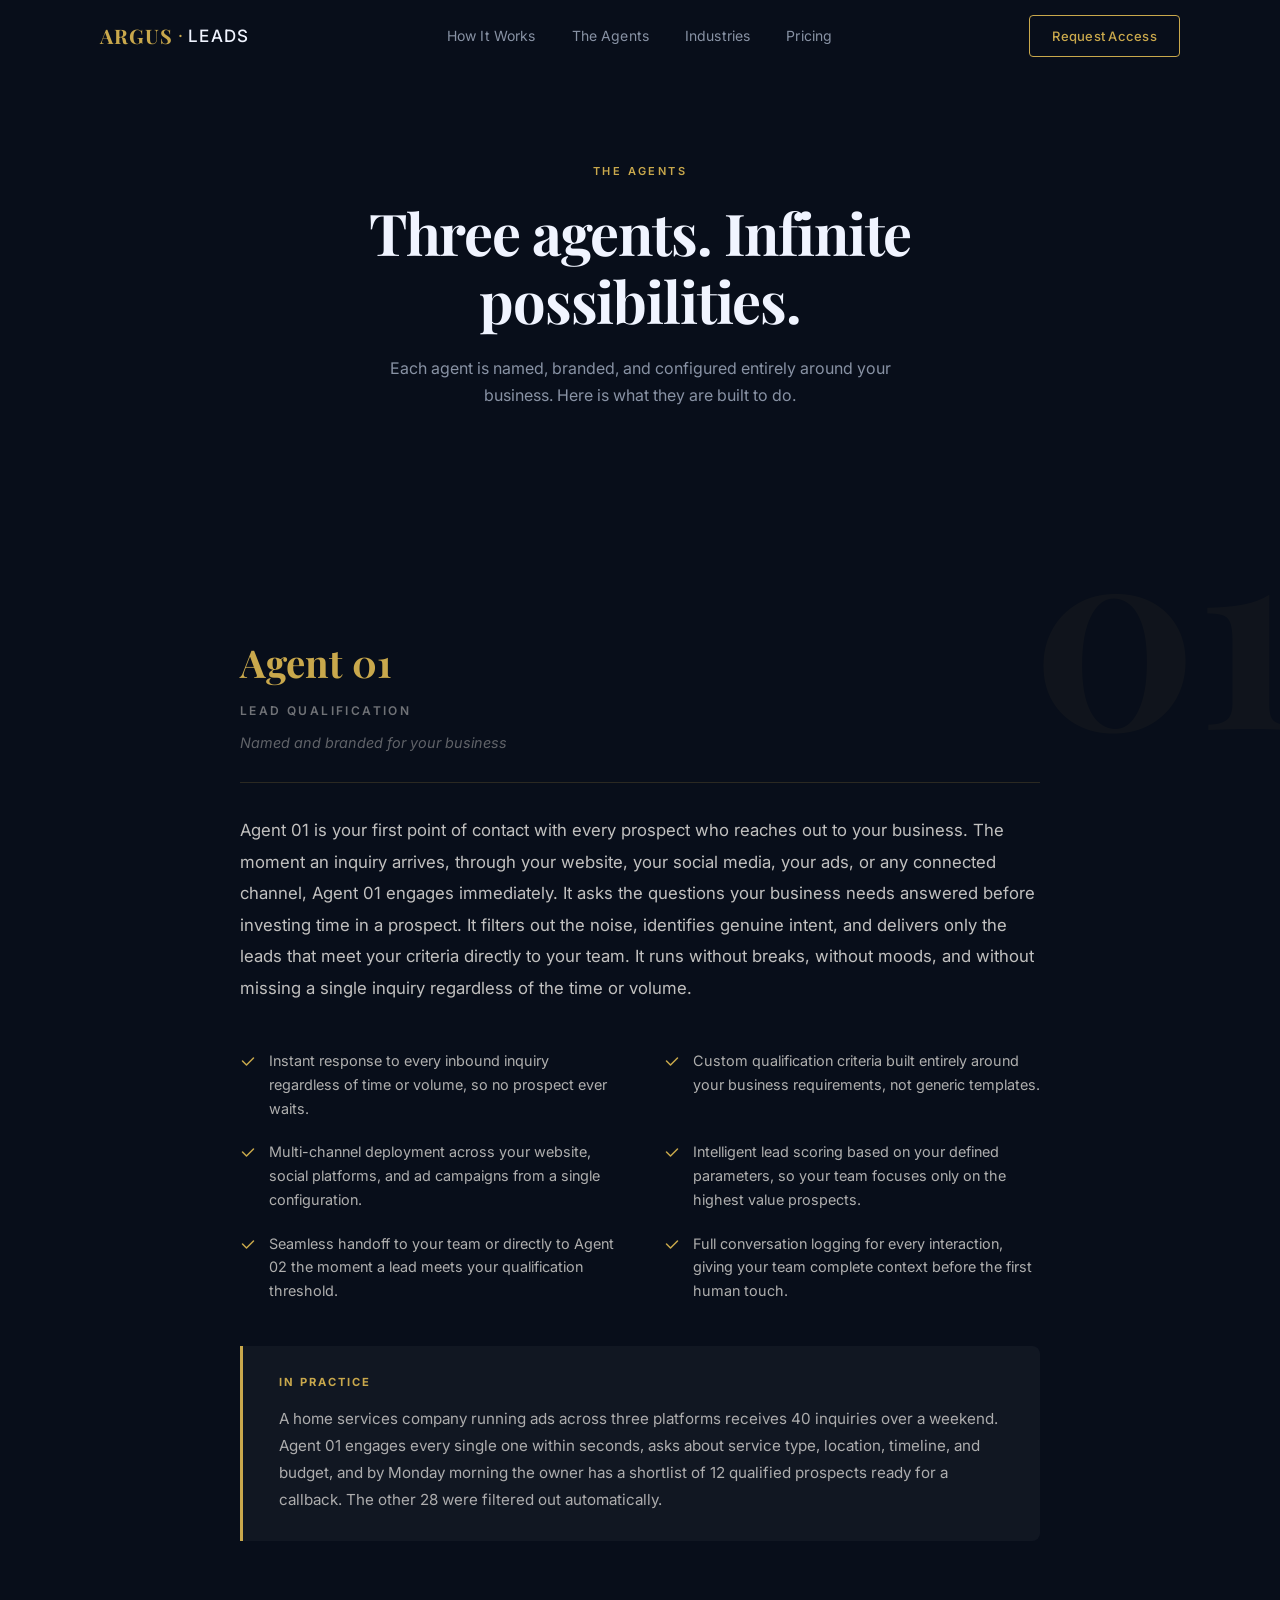
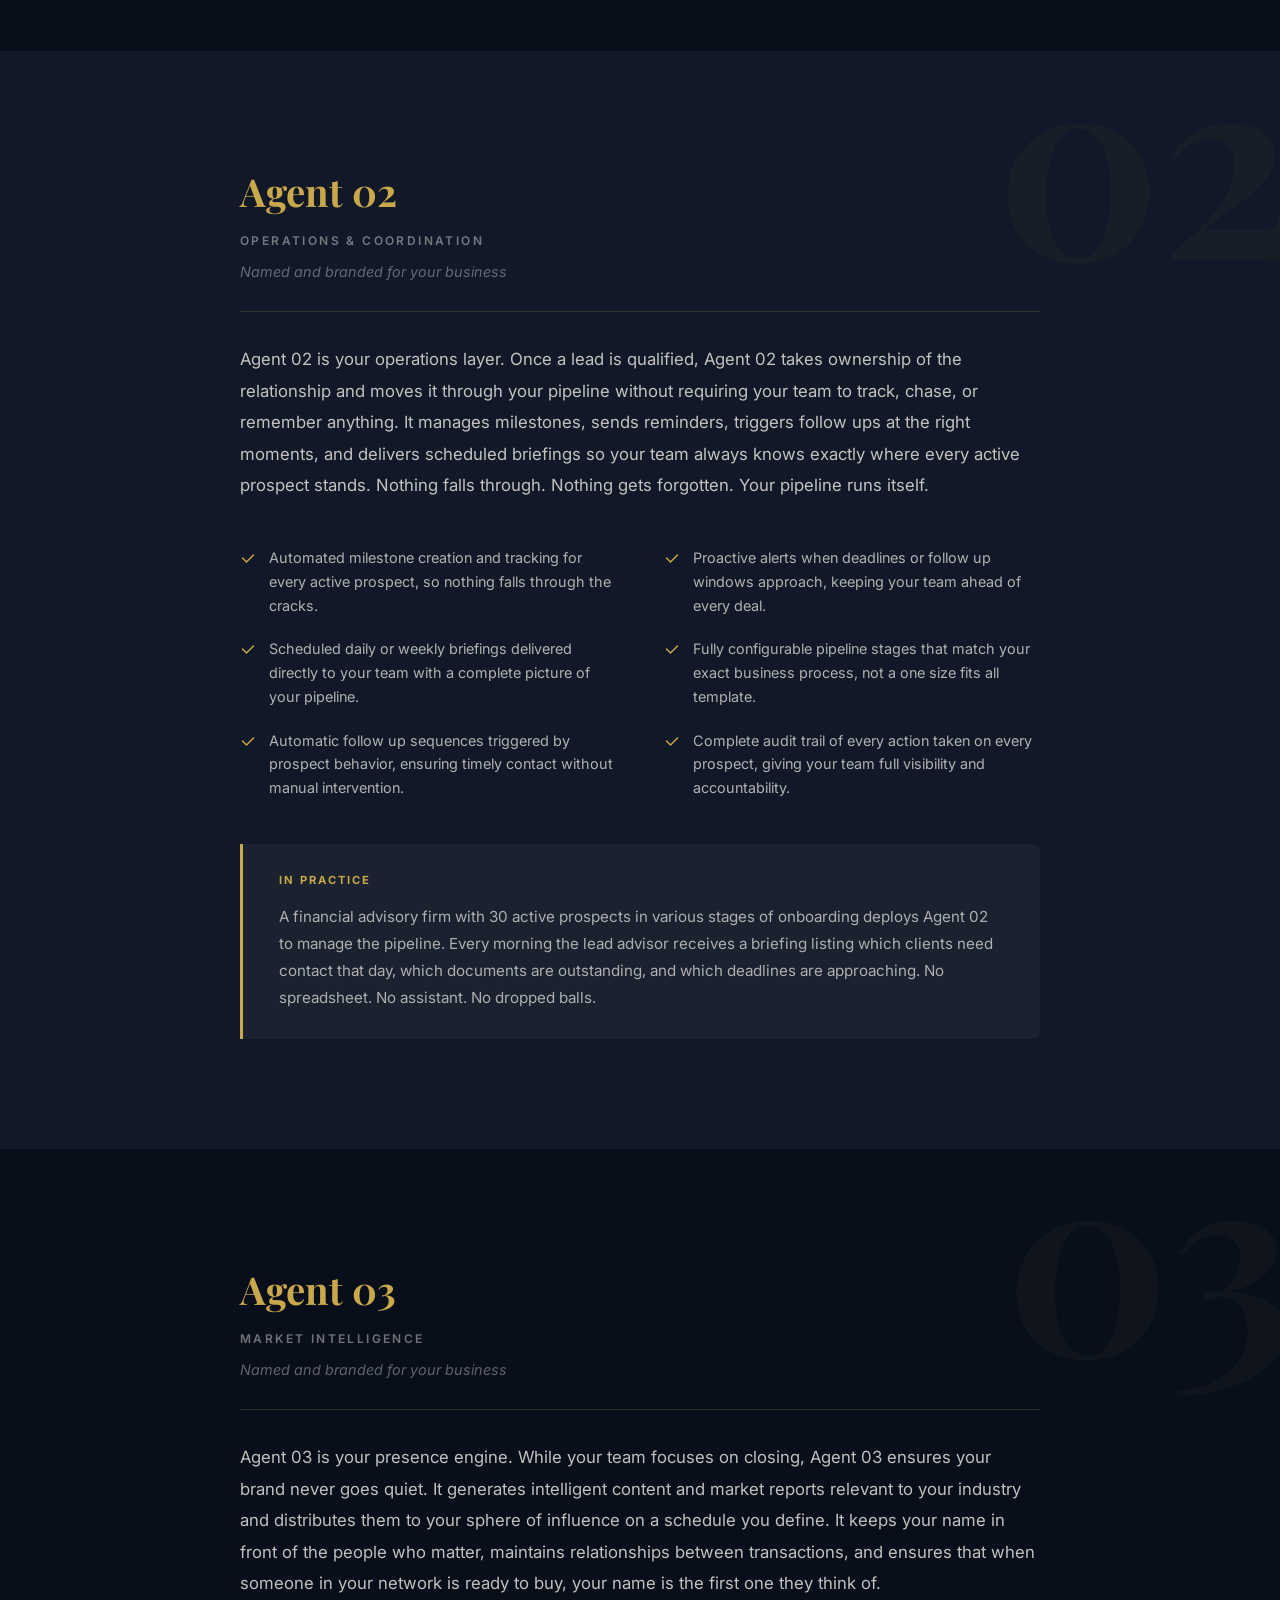
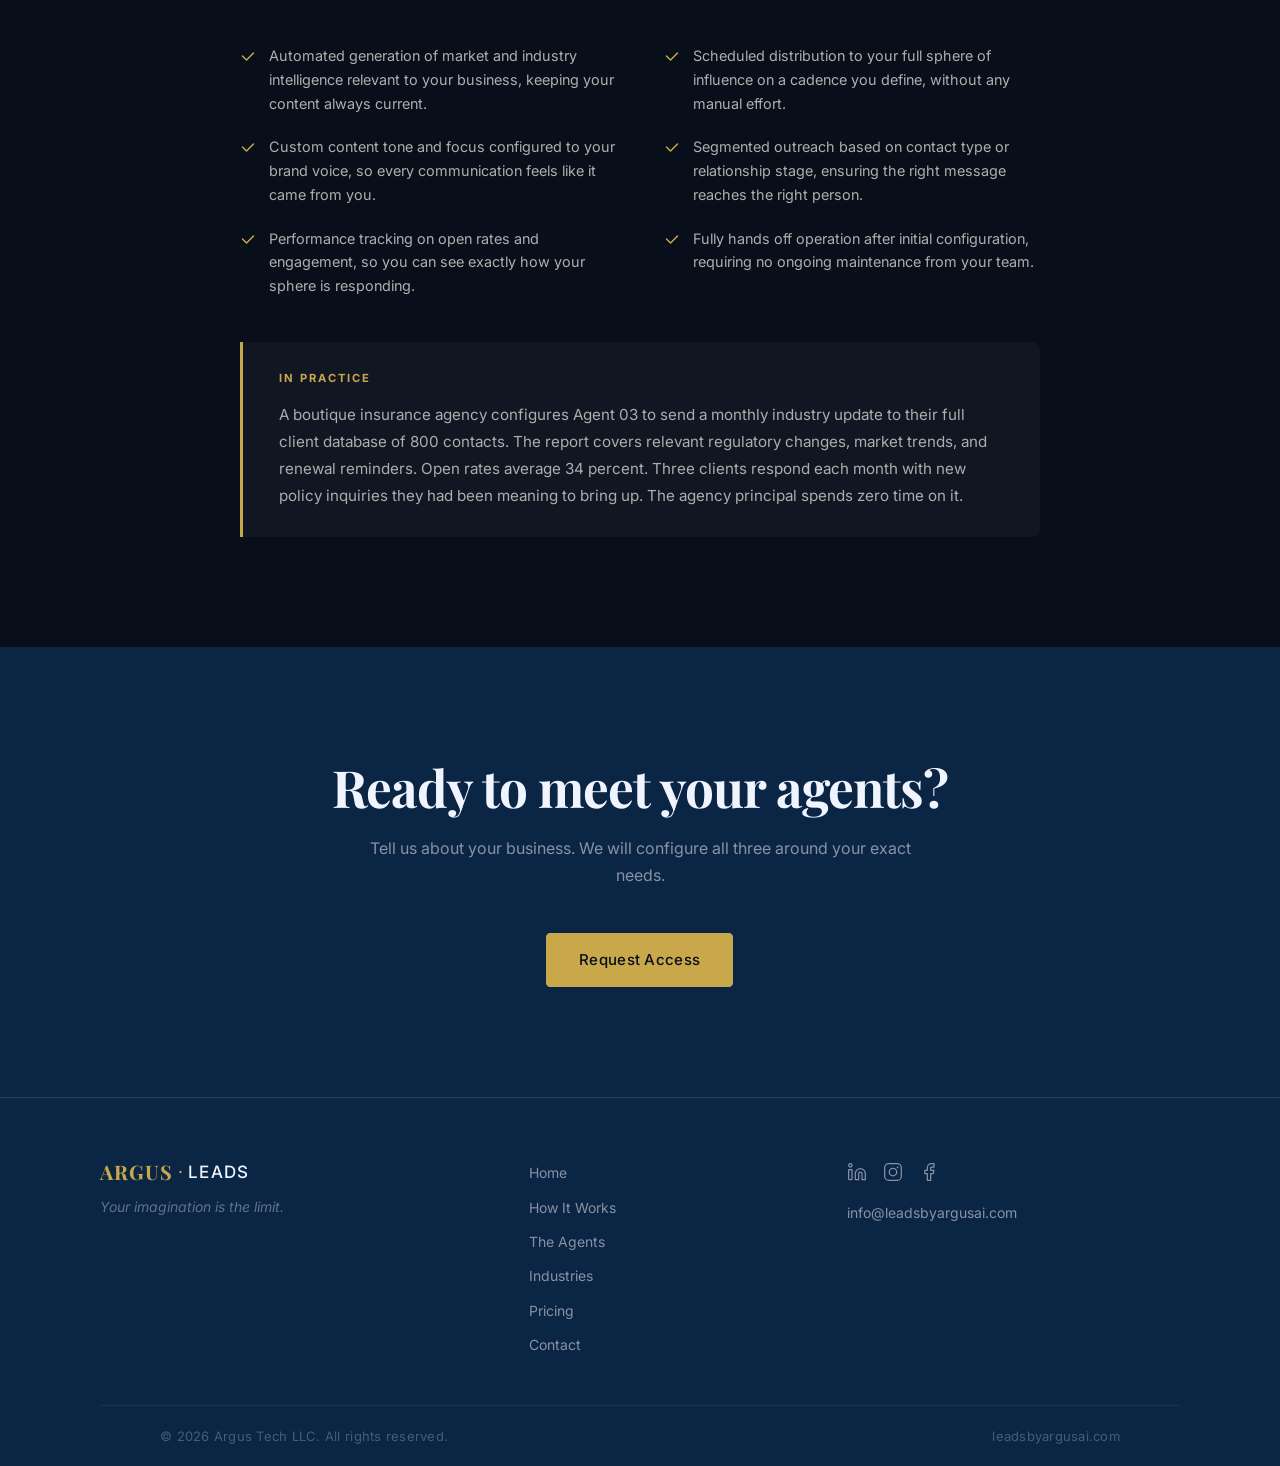
<file: agents.html>
<!DOCTYPE html>
<html lang="en">
<head>
  <meta charset="UTF-8">
  <meta name="viewport" content="width=device-width, initial-scale=1.0">
  <title>The Agents | Argus Leads</title>
  <meta name="description" content="Meet the three AI agents behind Argus Leads. Each one is named, branded, and configured entirely around your business.">
  <link rel="preconnect" href="https://fonts.googleapis.com">
  <link rel="preconnect" href="https://fonts.gstatic.com" crossorigin>
  <link href="https://fonts.googleapis.com/css2?family=Playfair+Display:ital,wght@0,400;0,600;0,700;1,400;1,700&family=Inter:wght@300;400;500;600;700&display=swap" rel="stylesheet">
  <link rel="stylesheet" href="styles.css">
  <style>
    /* ── AGENTS PAGE SPECIFIC ────────────────────────────────────────────── */

    .agents-hero {
      min-height: 58vh;
      display: flex;
      align-items: center;
      background: #080E1A;
      padding: 140px 0 90px;
      text-align: center;
    }
    .agents-hero .container { max-width: 820px; }
    .agents-hero .section-title {
      font-size: clamp(2.2rem, 5vw, 3.6rem);
      margin-bottom: 1.25rem;
    }

    /* ── AGENT SECTIONS ──────────────────────────────────────────────────── */

    .agent-section {
      padding: 110px 0;
      position: relative;
      overflow: hidden;
    }
    .agent-section-dark { background: #080E1A; }
    .agent-section-mid  { background: #111827; }
    .agent-section .container { position: relative; z-index: 2; max-width: 920px; }

    .agent-bg-num {
      position: absolute;
      top: -0.1em;
      right: -0.06em;
      font-family: 'Playfair Display', serif;
      font-size: clamp(10rem, 20vw, 20rem);
      font-weight: 700;
      color: #C9A84C;
      opacity: 0.04;
      line-height: 1;
      pointer-events: none;
      user-select: none;
      z-index: 1;
    }

    .ap-designation {
      font-family: 'Playfair Display', serif;
      font-size: clamp(1.9rem, 3.5vw, 2.4rem);
      font-weight: 700;
      color: #C9A84C;
      margin-bottom: 0.5rem;
    }

    .ap-role {
      font-family: 'Inter', sans-serif;
      font-size: 0.75rem;
      font-weight: 600;
      letter-spacing: 0.2em;
      text-transform: uppercase;
      color: rgba(240,237,232,0.45);
      margin-bottom: 0.65rem;
    }

    .ap-branded {
      font-family: 'Inter', sans-serif;
      font-style: italic;
      font-size: 0.9rem;
      color: rgba(240,237,232,0.38);
      margin-bottom: 0;
    }

    .ap-rule {
      height: 1px;
      background: rgba(201,168,76,0.18);
      margin: 1.75rem 0 2rem;
    }

    .ap-desc {
      font-family: 'Inter', sans-serif;
      font-size: 1.05rem;
      line-height: 1.88;
      color: rgba(240,237,232,0.8);
      margin-bottom: 2.75rem;
      max-width: 800px;
    }

    /* ── CAPABILITIES GRID ───────────────────────────────────────────────── */

    .cap-grid {
      display: grid;
      grid-template-columns: 1fr 1fr;
      gap: 1.25rem 3rem;
      margin-bottom: 2.75rem;
    }
    @media (max-width: 680px) {
      .cap-grid { grid-template-columns: 1fr; }
    }

    .cap-item {
      display: flex;
      gap: 0.8rem;
      align-items: flex-start;
    }
    .cap-item svg {
      flex-shrink: 0;
      margin-top: 4px;
    }
    .cap-item p {
      font-family: 'Inter', sans-serif;
      font-size: 0.9rem;
      line-height: 1.65;
      color: rgba(240,237,232,0.72);
      margin: 0;
    }

    /* ── IN PRACTICE BOX ─────────────────────────────────────────────────── */

    .in-practice {
      background: rgba(255,255,255,0.038);
      border-left: 3px solid #C9A84C;
      border-radius: 0 8px 8px 0;
      padding: 1.75rem 2.25rem;
    }
    .in-practice-eyebrow {
      font-family: 'Inter', sans-serif;
      font-size: 0.7rem;
      font-weight: 700;
      letter-spacing: 0.18em;
      text-transform: uppercase;
      color: #C9A84C;
      margin-bottom: 0.8rem;
    }
    .in-practice p {
      font-family: 'Inter', sans-serif;
      font-size: 0.95rem;
      line-height: 1.78;
      color: rgba(240,237,232,0.7);
      margin: 0;
    }

    /* ── FINAL CTA ───────────────────────────────────────────────────────── */

    .agents-cta {
      background: #0B2545;
      padding: 110px 0;
      text-align: center;
    }
    .agents-cta .section-title { margin-bottom: 1.1rem; }
    .agents-cta .section-sub   { margin-bottom: 2.75rem; }
  </style>
</head>
<body>

<!-- ── NAVIGATION ─────────────────────────────────────────────────────────── -->
<nav id="nav">
  <div class="nav-inner">
    <a href="index.html" class="nav-logo" aria-label="Argus Leads Home">
      <span class="logo-argus">ARGUS</span><span class="logo-dot">·</span><span class="logo-leads">LEADS</span>
    </a>
    <div class="nav-center">
      <a href="index.html#how-it-works" class="nav-link">How It Works</a>
      <a href="agents.html" class="nav-link">The Agents</a>
      <a href="index.html#industries" class="nav-link">Industries</a>
      <a href="index.html#pricing" class="nav-link">Pricing</a>
    </div>
    <div class="nav-right">
      <a href="index.html#contact" class="btn btn-gold-outline btn-sm">Request Access</a>
    </div>
    <button class="nav-hamburger" id="hamburger" aria-label="Open menu" aria-expanded="false">
      <svg width="22" height="22" viewBox="0 0 22 22" fill="none">
        <line x1="2" y1="5" x2="20" y2="5" stroke="currentColor" stroke-width="1.5" stroke-linecap="round"/>
        <line x1="2" y1="11" x2="20" y2="11" stroke="currentColor" stroke-width="1.5" stroke-linecap="round"/>
        <line x1="2" y1="17" x2="20" y2="17" stroke="currentColor" stroke-width="1.5" stroke-linecap="round"/>
      </svg>
    </button>
  </div>
  <div class="nav-drawer" id="navDrawer" aria-hidden="true">
    <div class="drawer-links">
      <a href="index.html#how-it-works" class="drawer-link">How It Works</a>
      <a href="agents.html" class="drawer-link">The Agents</a>
      <a href="index.html#industries" class="drawer-link">Industries</a>
      <a href="index.html#pricing" class="drawer-link">Pricing</a>
      <a href="index.html#contact" class="drawer-link">Contact</a>
    </div>
    <a href="index.html#contact" class="btn btn-gold drawer-cta">Request Access</a>
  </div>
</nav>

<!-- ── HERO ───────────────────────────────────────────────────────────────── -->
<section class="agents-hero">
  <div class="container">
    <p class="eyebrow fade-up">The Agents</p>
    <h1 class="section-title fade-up">Three agents. Infinite possibilities.</h1>
    <p class="section-sub fade-up">Each agent is named, branded, and configured entirely around your business. Here is what they are built to do.</p>
  </div>
</section>

<!-- ── AGENT 01 ───────────────────────────────────────────────────────────── -->
<section id="agent-01" class="agent-section agent-section-dark">
  <div class="agent-bg-num" aria-hidden="true">01</div>
  <div class="container">

    <div class="ap-designation fade-up">Agent 01</div>
    <div class="ap-role fade-up">Lead Qualification</div>
    <p class="ap-branded fade-up">Named and branded for your business</p>
    <div class="ap-rule fade-up"></div>

    <p class="ap-desc fade-up">Agent 01 is your first point of contact with every prospect who reaches out to your business. The moment an inquiry arrives, through your website, your social media, your ads, or any connected channel, Agent 01 engages immediately. It asks the questions your business needs answered before investing time in a prospect. It filters out the noise, identifies genuine intent, and delivers only the leads that meet your criteria directly to your team. It runs without breaks, without moods, and without missing a single inquiry regardless of the time or volume.</p>

    <div class="cap-grid fade-up">
      <div class="cap-item">
        <svg width="16" height="16" viewBox="0 0 16 16" fill="none"><path d="M2.5 8l4 4 7-7" stroke="#C9A84C" stroke-width="1.5" stroke-linecap="round" stroke-linejoin="round"/></svg>
        <p>Instant response to every inbound inquiry regardless of time or volume, so no prospect ever waits.</p>
      </div>
      <div class="cap-item">
        <svg width="16" height="16" viewBox="0 0 16 16" fill="none"><path d="M2.5 8l4 4 7-7" stroke="#C9A84C" stroke-width="1.5" stroke-linecap="round" stroke-linejoin="round"/></svg>
        <p>Custom qualification criteria built entirely around your business requirements, not generic templates.</p>
      </div>
      <div class="cap-item">
        <svg width="16" height="16" viewBox="0 0 16 16" fill="none"><path d="M2.5 8l4 4 7-7" stroke="#C9A84C" stroke-width="1.5" stroke-linecap="round" stroke-linejoin="round"/></svg>
        <p>Multi-channel deployment across your website, social platforms, and ad campaigns from a single configuration.</p>
      </div>
      <div class="cap-item">
        <svg width="16" height="16" viewBox="0 0 16 16" fill="none"><path d="M2.5 8l4 4 7-7" stroke="#C9A84C" stroke-width="1.5" stroke-linecap="round" stroke-linejoin="round"/></svg>
        <p>Intelligent lead scoring based on your defined parameters, so your team focuses only on the highest value prospects.</p>
      </div>
      <div class="cap-item">
        <svg width="16" height="16" viewBox="0 0 16 16" fill="none"><path d="M2.5 8l4 4 7-7" stroke="#C9A84C" stroke-width="1.5" stroke-linecap="round" stroke-linejoin="round"/></svg>
        <p>Seamless handoff to your team or directly to Agent 02 the moment a lead meets your qualification threshold.</p>
      </div>
      <div class="cap-item">
        <svg width="16" height="16" viewBox="0 0 16 16" fill="none"><path d="M2.5 8l4 4 7-7" stroke="#C9A84C" stroke-width="1.5" stroke-linecap="round" stroke-linejoin="round"/></svg>
        <p>Full conversation logging for every interaction, giving your team complete context before the first human touch.</p>
      </div>
    </div>

    <div class="in-practice fade-up">
      <div class="in-practice-eyebrow">In Practice</div>
      <p>A home services company running ads across three platforms receives 40 inquiries over a weekend. Agent 01 engages every single one within seconds, asks about service type, location, timeline, and budget, and by Monday morning the owner has a shortlist of 12 qualified prospects ready for a callback. The other 28 were filtered out automatically.</p>
    </div>

  </div>
</section>

<!-- ── AGENT 02 ───────────────────────────────────────────────────────────── -->
<section id="agent-02" class="agent-section agent-section-mid">
  <div class="agent-bg-num" aria-hidden="true">02</div>
  <div class="container">

    <div class="ap-designation fade-up">Agent 02</div>
    <div class="ap-role fade-up">Operations &amp; Coordination</div>
    <p class="ap-branded fade-up">Named and branded for your business</p>
    <div class="ap-rule fade-up"></div>

    <p class="ap-desc fade-up">Agent 02 is your operations layer. Once a lead is qualified, Agent 02 takes ownership of the relationship and moves it through your pipeline without requiring your team to track, chase, or remember anything. It manages milestones, sends reminders, triggers follow ups at the right moments, and delivers scheduled briefings so your team always knows exactly where every active prospect stands. Nothing falls through. Nothing gets forgotten. Your pipeline runs itself.</p>

    <div class="cap-grid fade-up">
      <div class="cap-item">
        <svg width="16" height="16" viewBox="0 0 16 16" fill="none"><path d="M2.5 8l4 4 7-7" stroke="#C9A84C" stroke-width="1.5" stroke-linecap="round" stroke-linejoin="round"/></svg>
        <p>Automated milestone creation and tracking for every active prospect, so nothing falls through the cracks.</p>
      </div>
      <div class="cap-item">
        <svg width="16" height="16" viewBox="0 0 16 16" fill="none"><path d="M2.5 8l4 4 7-7" stroke="#C9A84C" stroke-width="1.5" stroke-linecap="round" stroke-linejoin="round"/></svg>
        <p>Proactive alerts when deadlines or follow up windows approach, keeping your team ahead of every deal.</p>
      </div>
      <div class="cap-item">
        <svg width="16" height="16" viewBox="0 0 16 16" fill="none"><path d="M2.5 8l4 4 7-7" stroke="#C9A84C" stroke-width="1.5" stroke-linecap="round" stroke-linejoin="round"/></svg>
        <p>Scheduled daily or weekly briefings delivered directly to your team with a complete picture of your pipeline.</p>
      </div>
      <div class="cap-item">
        <svg width="16" height="16" viewBox="0 0 16 16" fill="none"><path d="M2.5 8l4 4 7-7" stroke="#C9A84C" stroke-width="1.5" stroke-linecap="round" stroke-linejoin="round"/></svg>
        <p>Fully configurable pipeline stages that match your exact business process, not a one size fits all template.</p>
      </div>
      <div class="cap-item">
        <svg width="16" height="16" viewBox="0 0 16 16" fill="none"><path d="M2.5 8l4 4 7-7" stroke="#C9A84C" stroke-width="1.5" stroke-linecap="round" stroke-linejoin="round"/></svg>
        <p>Automatic follow up sequences triggered by prospect behavior, ensuring timely contact without manual intervention.</p>
      </div>
      <div class="cap-item">
        <svg width="16" height="16" viewBox="0 0 16 16" fill="none"><path d="M2.5 8l4 4 7-7" stroke="#C9A84C" stroke-width="1.5" stroke-linecap="round" stroke-linejoin="round"/></svg>
        <p>Complete audit trail of every action taken on every prospect, giving your team full visibility and accountability.</p>
      </div>
    </div>

    <div class="in-practice fade-up">
      <div class="in-practice-eyebrow">In Practice</div>
      <p>A financial advisory firm with 30 active prospects in various stages of onboarding deploys Agent 02 to manage the pipeline. Every morning the lead advisor receives a briefing listing which clients need contact that day, which documents are outstanding, and which deadlines are approaching. No spreadsheet. No assistant. No dropped balls.</p>
    </div>

  </div>
</section>

<!-- ── AGENT 03 ───────────────────────────────────────────────────────────── -->
<section id="agent-03" class="agent-section agent-section-dark">
  <div class="agent-bg-num" aria-hidden="true">03</div>
  <div class="container">

    <div class="ap-designation fade-up">Agent 03</div>
    <div class="ap-role fade-up">Market Intelligence</div>
    <p class="ap-branded fade-up">Named and branded for your business</p>
    <div class="ap-rule fade-up"></div>

    <p class="ap-desc fade-up">Agent 03 is your presence engine. While your team focuses on closing, Agent 03 ensures your brand never goes quiet. It generates intelligent content and market reports relevant to your industry and distributes them to your sphere of influence on a schedule you define. It keeps your name in front of the people who matter, maintains relationships between transactions, and ensures that when someone in your network is ready to buy, your name is the first one they think of.</p>

    <div class="cap-grid fade-up">
      <div class="cap-item">
        <svg width="16" height="16" viewBox="0 0 16 16" fill="none"><path d="M2.5 8l4 4 7-7" stroke="#C9A84C" stroke-width="1.5" stroke-linecap="round" stroke-linejoin="round"/></svg>
        <p>Automated generation of market and industry intelligence relevant to your business, keeping your content always current.</p>
      </div>
      <div class="cap-item">
        <svg width="16" height="16" viewBox="0 0 16 16" fill="none"><path d="M2.5 8l4 4 7-7" stroke="#C9A84C" stroke-width="1.5" stroke-linecap="round" stroke-linejoin="round"/></svg>
        <p>Scheduled distribution to your full sphere of influence on a cadence you define, without any manual effort.</p>
      </div>
      <div class="cap-item">
        <svg width="16" height="16" viewBox="0 0 16 16" fill="none"><path d="M2.5 8l4 4 7-7" stroke="#C9A84C" stroke-width="1.5" stroke-linecap="round" stroke-linejoin="round"/></svg>
        <p>Custom content tone and focus configured to your brand voice, so every communication feels like it came from you.</p>
      </div>
      <div class="cap-item">
        <svg width="16" height="16" viewBox="0 0 16 16" fill="none"><path d="M2.5 8l4 4 7-7" stroke="#C9A84C" stroke-width="1.5" stroke-linecap="round" stroke-linejoin="round"/></svg>
        <p>Segmented outreach based on contact type or relationship stage, ensuring the right message reaches the right person.</p>
      </div>
      <div class="cap-item">
        <svg width="16" height="16" viewBox="0 0 16 16" fill="none"><path d="M2.5 8l4 4 7-7" stroke="#C9A84C" stroke-width="1.5" stroke-linecap="round" stroke-linejoin="round"/></svg>
        <p>Performance tracking on open rates and engagement, so you can see exactly how your sphere is responding.</p>
      </div>
      <div class="cap-item">
        <svg width="16" height="16" viewBox="0 0 16 16" fill="none"><path d="M2.5 8l4 4 7-7" stroke="#C9A84C" stroke-width="1.5" stroke-linecap="round" stroke-linejoin="round"/></svg>
        <p>Fully hands off operation after initial configuration, requiring no ongoing maintenance from your team.</p>
      </div>
    </div>

    <div class="in-practice fade-up">
      <div class="in-practice-eyebrow">In Practice</div>
      <p>A boutique insurance agency configures Agent 03 to send a monthly industry update to their full client database of 800 contacts. The report covers relevant regulatory changes, market trends, and renewal reminders. Open rates average 34 percent. Three clients respond each month with new policy inquiries they had been meaning to bring up. The agency principal spends zero time on it.</p>
    </div>

  </div>
</section>

<!-- ── CTA ────────────────────────────────────────────────────────────────── -->
<section class="agents-cta">
  <div class="container">
    <h2 class="section-title fade-up">Ready to meet your agents?</h2>
    <p class="section-sub fade-up">Tell us about your business. We will configure all three around your exact needs.</p>
    <a href="index.html#contact" class="btn btn-gold fade-up">Request Access</a>
  </div>
</section>

<!-- ── FOOTER ─────────────────────────────────────────────────────────────── -->
<footer class="footer">
  <div class="container">
    <div class="footer-grid">
      <div class="footer-col">
        <a href="index.html" class="nav-logo footer-logo" aria-label="Argus Leads">
          <span class="logo-argus">ARGUS</span><span class="logo-dot">·</span><span class="logo-leads">LEADS</span>
        </a>
        <p class="footer-tagline">Your imagination is the limit.</p>
      </div>
      <div class="footer-col footer-col-nav">
        <nav aria-label="Footer navigation">
          <a href="index.html">Home</a>
          <a href="index.html#how-it-works">How It Works</a>
          <a href="agents.html">The Agents</a>
          <a href="index.html#industries">Industries</a>
          <a href="index.html#pricing">Pricing</a>
          <a href="index.html#contact">Contact</a>
        </nav>
      </div>
      <div class="footer-col footer-col-right">
        <div class="footer-socials">
          <a href="https://linkedin.com" class="social-link" aria-label="LinkedIn" target="_blank" rel="noopener">
            <svg width="20" height="20" viewBox="0 0 24 24" fill="none">
              <path d="M16 8a6 6 0 0 1 6 6v7h-4v-7a2 2 0 0 0-2-2 2 2 0 0 0-2 2v7h-4v-7a6 6 0 0 1 6-6z" stroke="currentColor" stroke-width="1.5" stroke-linejoin="round"/>
              <rect x="2" y="9" width="4" height="12" stroke="currentColor" stroke-width="1.5" rx="0.5"/>
              <circle cx="4" cy="4" r="2" stroke="currentColor" stroke-width="1.5"/>
            </svg>
          </a>
          <a href="https://instagram.com" class="social-link" aria-label="Instagram" target="_blank" rel="noopener">
            <svg width="20" height="20" viewBox="0 0 24 24" fill="none">
              <rect x="2" y="2" width="20" height="20" rx="5" stroke="currentColor" stroke-width="1.5"/>
              <circle cx="12" cy="12" r="4.5" stroke="currentColor" stroke-width="1.5"/>
              <circle cx="17.5" cy="6.5" r="1" fill="currentColor"/>
            </svg>
          </a>
          <a href="https://facebook.com" class="social-link" aria-label="Facebook" target="_blank" rel="noopener">
            <svg width="20" height="20" viewBox="0 0 24 24" fill="none">
              <path d="M18 2h-3a5 5 0 0 0-5 5v3H7v4h3v8h4v-8h3l1-4h-4V7a1 1 0 0 1 1-1h3z" stroke="currentColor" stroke-width="1.5" stroke-linejoin="round"/>
            </svg>
          </a>
        </div>
        <a href="mailto:info@leadsbyargusai.com" class="footer-email">info@leadsbyargusai.com</a>
      </div>
    </div>
    <div class="footer-bottom">
      <span>&copy; 2026 Argus Tech LLC. All rights reserved.</span>
      <span>leadsbyargusai.com</span>
    </div>
  </div>
</footer>

<script src="main.js"></script>
</body>
</html>
</file>
<file: styles.css>
/* ── ARGUS LEADS — styles.css ─────────────────────────────────────────────── */

/* ── Custom Properties ─────────────────────────────────────────────────────── */
:root {
  --dark:       #080E1A;
  --navy:       #0B2545;
  --surface:    #111827;
  --gold:       #C9A84C;
  --gold-dim:   #8B6914;
  --gold-faint: rgba(201, 168, 76, 0.12);
  --blue:       #3B82F6;
  --white:      #F0F4FF;
  --muted:      #8892A4;
  --danger:     #EF4444;
  --border:     rgba(201, 168, 76, 0.15);
  --border-mid: rgba(201, 168, 76, 0.25);

  --font-display: 'Playfair Display', Georgia, serif;
  --font-body:    'Inter', system-ui, sans-serif;

  --nav-h: 72px;
  --section-pad: 100px;
  --container:   1200px;
  --radius:      4px;

  --ease: cubic-bezier(0.25, 0.46, 0.45, 0.94);
}

/* ── Reset & Base ──────────────────────────────────────────────────────────── */
*, *::before, *::after {
  box-sizing: border-box;
  margin: 0;
  padding: 0;
}

html {
  scroll-behavior: smooth;
  font-size: 16px;
  -webkit-text-size-adjust: 100%;
}

body {
  font-family: var(--font-body);
  background: var(--dark);
  color: var(--white);
  line-height: 1.6;
  overflow-x: hidden;
  -webkit-font-smoothing: antialiased;
  -moz-osx-font-smoothing: grayscale;
}

img, svg { display: block; max-width: 100%; }
a { text-decoration: none; color: inherit; }
ul { list-style: none; }
button { font-family: var(--font-body); cursor: pointer; }

/* ── Utility ───────────────────────────────────────────────────────────────── */
.container {
  width: 100%;
  max-width: var(--container);
  margin: 0 auto;
  padding: 0 24px;
}

@media (min-width: 768px)  { .container { padding: 0 40px; } }
@media (min-width: 1024px) { .container { padding: 0 60px; } }

/* ── Fade-up animation ─────────────────────────────────────────────────────── */
.fade-up {
  opacity: 0;
  transform: translateY(24px);
  transition: opacity 0.65s var(--ease), transform 0.65s var(--ease);
  will-change: opacity, transform;
}
.fade-up.visible { opacity: 1; transform: translateY(0); }

/* Stagger children in grids */
.problems-grid  .fade-up:nth-child(2),
.agents-grid    .fade-up:nth-child(2),
.pricing-grid   .fade-up:nth-child(2) { transition-delay: 0.1s; }

.problems-grid  .fade-up:nth-child(3),
.agents-grid    .fade-up:nth-child(3),
.pricing-grid   .fade-up:nth-child(3) { transition-delay: 0.2s; }

.steps-grid     .fade-up:nth-child(2) { transition-delay: 0.12s; }
.steps-grid     .fade-up:nth-child(3) { transition-delay: 0.24s; }

.industries-grid .fade-up:nth-child(4n+2) { transition-delay: 0.08s; }
.industries-grid .fade-up:nth-child(4n+3) { transition-delay: 0.16s; }
.industries-grid .fade-up:nth-child(4n+4) { transition-delay: 0.24s; }

/* ── Buttons ───────────────────────────────────────────────────────────────── */
.btn {
  display: inline-flex;
  align-items: center;
  justify-content: center;
  gap: 8px;
  padding: 14px 32px;
  border-radius: var(--radius);
  font-family: var(--font-body);
  font-size: 15px;
  font-weight: 500;
  letter-spacing: 0.02em;
  border: 1px solid transparent;
  transition: background 0.3s var(--ease), color 0.3s var(--ease),
              border-color 0.3s var(--ease), transform 0.2s var(--ease),
              box-shadow 0.3s var(--ease);
  cursor: pointer;
  white-space: nowrap;
}

.btn-gold {
  background: var(--gold);
  color: var(--dark);
  border-color: var(--gold);
}
.btn-gold:hover {
  background: #d6b45e;
  border-color: #d6b45e;
  transform: translateY(-1px);
  box-shadow: 0 8px 28px rgba(201, 168, 76, 0.3);
}

.btn-outline {
  background: transparent;
  color: var(--white);
  border-color: rgba(240, 244, 255, 0.28);
}
.btn-outline:hover {
  border-color: rgba(240, 244, 255, 0.65);
  background: rgba(240, 244, 255, 0.05);
}

.btn-gold-outline {
  background: transparent;
  color: var(--gold);
  border-color: var(--gold);
}
.btn-gold-outline:hover {
  background: var(--gold);
  color: var(--dark);
  transform: translateY(-1px);
  box-shadow: 0 8px 28px rgba(201, 168, 76, 0.25);
}

.btn-sm { padding: 10px 22px; font-size: 13px; }

/* ── Section anatomy ───────────────────────────────────────────────────────── */
.section { padding: var(--section-pad) 0; }

.section-header {
  text-align: center;
  margin-bottom: 64px;
}

.eyebrow {
  font-family: var(--font-body);
  font-size: 11px;
  font-weight: 600;
  letter-spacing: 0.22em;
  text-transform: uppercase;
  color: var(--gold);
  margin-bottom: 18px;
}

.section-title {
  font-family: var(--font-display);
  font-size: clamp(32px, 4vw, 52px);
  font-weight: 700;
  color: var(--white);
  line-height: 1.18;
  max-width: 700px;
  margin: 0 auto 20px;
  letter-spacing: -0.02em;
}

.section-sub {
  font-family: var(--font-body);
  font-size: 16px;
  color: var(--muted);
  max-width: 560px;
  margin: 0 auto;
  line-height: 1.7;
}

/* ── NAVIGATION ────────────────────────────────────────────────────────────── */
#nav {
  position: fixed;
  top: 0; left: 0; right: 0;
  z-index: 1000;
  border-bottom: 1px solid transparent;
  transition: background 0.35s var(--ease),
              border-color 0.35s var(--ease),
              backdrop-filter 0.35s var(--ease);
}

#nav.scrolled {
  background: rgba(8, 14, 26, 0.92);
  backdrop-filter: blur(14px);
  -webkit-backdrop-filter: blur(14px);
  border-bottom-color: var(--border);
}

.nav-inner {
  display: flex;
  align-items: center;
  justify-content: space-between;
  height: var(--nav-h);
  max-width: var(--container);
  margin: 0 auto;
  padding: 0 24px;
  gap: 20px;
}

@media (min-width: 768px)  { .nav-inner { padding: 0 40px; } }
@media (min-width: 1024px) { .nav-inner { padding: 0 60px; } }

/* Logo */
.nav-logo {
  display: flex;
  align-items: center;
  gap: 0;
  flex-shrink: 0;
  line-height: 1;
}
.logo-argus {
  font-family: var(--font-display);
  font-weight: 700;
  font-size: 20px;
  color: var(--gold);
  letter-spacing: 0.05em;
}
.logo-dot {
  font-family: var(--font-body);
  font-size: 18px;
  color: var(--gold);
  margin: 0 5px;
  line-height: 1;
}
.logo-leads {
  font-family: var(--font-body);
  font-weight: 500;
  font-size: 17px;
  color: var(--white);
  letter-spacing: 0.08em;
}

.nav-center {
  display: none;
  align-items: center;
  gap: 36px;
}
@media (min-width: 900px) { .nav-center { display: flex; } }

.nav-link {
  font-size: 14px;
  font-weight: 400;
  color: var(--muted);
  transition: color 0.2s;
  letter-spacing: 0.01em;
}
.nav-link:hover { color: var(--gold); }

.nav-right { display: none; }
@media (min-width: 900px) { .nav-right { display: flex; } }

/* Hamburger */
.nav-hamburger {
  display: flex;
  align-items: center;
  justify-content: center;
  background: transparent;
  border: 1px solid rgba(240, 244, 255, 0.15);
  border-radius: var(--radius);
  color: var(--white);
  padding: 8px;
  transition: border-color 0.2s, color 0.2s;
}
.nav-hamburger:hover { border-color: var(--gold); color: var(--gold); }

@media (min-width: 900px) { .nav-hamburger { display: none; } }

/* Drawer */
.nav-drawer {
  display: flex;
  flex-direction: column;
  gap: 0;
  background: rgba(8, 14, 26, 0.97);
  border-top: 1px solid var(--border);
  overflow: hidden;
  max-height: 0;
  transition: max-height 0.4s var(--ease), opacity 0.3s var(--ease);
  opacity: 0;
}
.nav-drawer.open {
  max-height: 500px;
  opacity: 1;
}

.drawer-links {
  display: flex;
  flex-direction: column;
  padding: 16px 24px 8px;
  gap: 4px;
}

.drawer-link {
  font-size: 16px;
  font-weight: 400;
  color: var(--muted);
  padding: 12px 0;
  border-bottom: 1px solid rgba(255, 255, 255, 0.06);
  transition: color 0.2s;
}
.drawer-link:hover { color: var(--gold); }

.drawer-cta {
  margin: 16px 24px 24px;
  text-align: center;
}

/* ── HERO ──────────────────────────────────────────────────────────────────── */
.hero {
  position: relative;
  min-height: 100vh;
  display: flex;
  flex-direction: column;
  align-items: center;
  justify-content: center;
  padding: calc(var(--nav-h) + 40px) 24px 80px;
  background: var(--dark);
  overflow: hidden;

  /* Fine grid */
  background-image:
    linear-gradient(rgba(201, 168, 76, 0.055) 1px, transparent 1px),
    linear-gradient(90deg, rgba(201, 168, 76, 0.055) 1px, transparent 1px);
  background-size: 64px 64px;
  background-color: var(--dark);
}

/* Central pulsing glow — pure CSS, no JS */
.hero-glow {
  position: absolute;
  inset: 0;
  background: radial-gradient(
    ellipse 72% 65% at 50% 52%,
    rgba(201, 168, 76, 0.075) 0%,
    rgba(201, 168, 76, 0.03) 40%,
    transparent 70%
  );
  animation: hero-pulse 8s ease-in-out infinite;
  pointer-events: none;
  z-index: 0;
}

@keyframes hero-pulse {
  0%, 100% { opacity: 0.45; transform: scale(1); }
  50%       { opacity: 1;    transform: scale(1.08); }
}

.hero-content {
  position: relative;
  z-index: 1;
  text-align: center;
  max-width: 860px;
  width: 100%;
}

.hero-eyebrow {
  font-family: var(--font-body);
  font-size: 12px;
  font-weight: 600;
  letter-spacing: 0.28em;
  text-transform: uppercase;
  color: var(--gold);
  margin-bottom: 28px;
  opacity: 0.9;
}

.hero-headline {
  font-family: var(--font-display);
  font-size: clamp(48px, 7vw, 82px);
  font-weight: 700;
  line-height: 1.12;
  letter-spacing: -0.025em;
  margin-bottom: 28px;
}

.hero-line { display: block; color: var(--white); }
.hero-line-gold { color: var(--gold); }

.hero-sub {
  font-size: clamp(15px, 2vw, 18px);
  color: var(--muted);
  max-width: 580px;
  margin: 0 auto 40px;
  line-height: 1.72;
}

.hero-ctas {
  display: flex;
  flex-direction: column;
  align-items: center;
  gap: 14px;
  margin-bottom: 36px;
}
@media (min-width: 480px) {
  .hero-ctas { flex-direction: row; justify-content: center; }
}

.hero-trust {
  display: flex;
  flex-wrap: wrap;
  align-items: center;
  justify-content: center;
  gap: 10px 4px;
  font-size: 13px;
  color: rgba(136, 146, 164, 0.7);
  letter-spacing: 0.04em;
}
.trust-sep { color: rgba(136, 146, 164, 0.35); margin: 0 2px; }

/* Scroll indicator */
.hero-scroll {
  position: absolute;
  bottom: 32px;
  left: 50%;
  transform: translateX(-50%);
  z-index: 1;
  display: flex;
  align-items: center;
  justify-content: center;
  opacity: 0.6;
  transition: opacity 0.2s;
}
.hero-scroll:hover { opacity: 1; }

.scroll-chevron {
  animation: bounce-chevron 2.4s ease-in-out infinite;
}
@keyframes bounce-chevron {
  0%, 100% { transform: translateY(0); }
  50%       { transform: translateY(6px); }
}

/* ── HERO TWO-COLUMN LAYOUT ─────────────────────────────────────────────── */
.hero-columns {
  position: relative;
  z-index: 1;
  display: flex;
  align-items: center;
  gap: 40px;
  max-width: var(--container);
  width: 100%;
}

.hero-col-figure {
  flex: 0 0 45%;
  display: flex;
  align-items: center;
  justify-content: center;
}

.hero-col-figure svg {
  width: 100%;
  height: auto;
  max-width: 380px;
  overflow: visible;
}

.hero-col-text {
  flex: 1;
  text-align: left;
}

.hero-col-text .hero-sub {
  margin-left: 0;
  margin-right: 0;
}

.hero-col-text .hero-ctas {
  justify-content: flex-start;
}

.hero-col-text .hero-trust {
  justify-content: flex-start;
}

@media (max-width: 768px) {
  .hero-columns {
    flex-direction: column;
    align-items: center;
  }
  .hero-col-figure {
    flex: none;
    width: 75%;
    max-width: 300px;
  }
  .hero-col-text {
    text-align: center;
  }
  .hero-col-text .hero-sub {
    margin-left: auto;
    margin-right: auto;
  }
  .hero-col-text .hero-ctas {
    justify-content: center;
  }
  .hero-col-text .hero-trust {
    justify-content: center;
  }
}

/* ── FISHERMAN ANIMATIONS ────────────────────────────────────────────────── */
@keyframes net-cast {
  0%, 100% { transform: scale(0.3); opacity: 0.4; }
  40%, 60%  { transform: scale(1.0); opacity: 1.0; }
}

@keyframes card-drift {
  0%, 100% { transform: translate(0, 0);         opacity: 0.5; }
  50%      { transform: translate(30px, -20px);  opacity: 0.9; }
}

@keyframes node-pulse {
  0%   { opacity: 0.4; }
  100% { opacity: 1.0; }
}

@keyframes circuit-flow {
  0%   { stroke-dashoffset: 60; }
  100% { stroke-dashoffset: 0; }
}

@keyframes eye-glow {
  0%   { opacity: 0.4; }
  100% { opacity: 1.0; }
}

.net-group {
  transform-origin: 238px 54px;
  animation: net-cast 4s ease-in-out infinite;
}

.net-node {
  animation: node-pulse 2s ease-in-out infinite alternate;
}

.circuit-line {
  stroke-dasharray: 30 10;
  animation: circuit-flow 3s linear infinite;
}

.eye-slit {
  animation: eye-glow 2s ease-in-out infinite alternate;
}

.data-card-g {
  animation: card-drift 4s ease-in-out infinite;
}

/* ── THE PROBLEM ───────────────────────────────────────────────────────────── */
.section-problem { background: #0D1117; }

.problems-grid {
  display: grid;
  grid-template-columns: 1fr;
  gap: 24px;
}
@media (min-width: 768px) {
  .problems-grid { grid-template-columns: repeat(3, 1fr); }
}

.problem-card {
  background: var(--surface);
  border-left: 4px solid var(--gold);
  border-radius: 0 var(--radius) var(--radius) 0;
  padding: 36px;
  transition: transform 0.3s var(--ease), box-shadow 0.3s var(--ease);
}
.problem-card:hover {
  transform: translateY(-4px);
  box-shadow: 0 14px 44px rgba(201, 168, 76, 0.1);
}

.card-icon { margin-bottom: 22px; }

.card-title {
  font-family: var(--font-display);
  font-size: 22px;
  font-weight: 600;
  color: var(--white);
  margin-bottom: 14px;
  line-height: 1.25;
}

.card-body {
  font-size: 15px;
  color: var(--muted);
  line-height: 1.7;
}

/* ── HOW IT WORKS ──────────────────────────────────────────────────────────── */
.section-how { background: var(--dark); }

.steps-grid {
  display: grid;
  grid-template-columns: 1fr;
  gap: 48px;
  position: relative;
}
@media (min-width: 768px) {
  .steps-grid {
    grid-template-columns: repeat(3, 1fr);
    gap: 48px;
  }
  .steps-grid::before {
    content: '';
    position: absolute;
    top: 44px;
    left: calc(16.66% + 18px);
    right: calc(16.66% + 18px);
    height: 1px;
    background: repeating-linear-gradient(
      90deg,
      rgba(201, 168, 76, 0.45) 0px,
      rgba(201, 168, 76, 0.45) 6px,
      transparent 6px,
      transparent 14px
    );
    pointer-events: none;
  }
}

.step {
  position: relative;
  padding-top: 4px;
}

.step-bg-num {
  position: absolute;
  top: -28px;
  left: -12px;
  font-family: var(--font-display);
  font-size: 100px;
  font-weight: 700;
  color: rgba(201, 168, 76, 0.04);
  line-height: 1;
  pointer-events: none;
  user-select: none;
  z-index: 0;
}

.step-icon {
  position: relative;
  z-index: 1;
  width: 56px;
  height: 56px;
  display: flex;
  align-items: center;
  justify-content: center;
  margin-bottom: 20px;
}

.step-num-label {
  font-family: var(--font-body);
  font-size: 11px;
  font-weight: 700;
  letter-spacing: 0.2em;
  color: var(--gold-dim);
  margin-bottom: 10px;
  position: relative;
  z-index: 1;
}

.step-title {
  font-family: var(--font-display);
  font-size: 20px;
  font-weight: 600;
  color: var(--white);
  margin-bottom: 12px;
  position: relative;
  z-index: 1;
}

.step-body {
  font-size: 15px;
  color: var(--muted);
  line-height: 1.7;
  max-width: 260px;
  position: relative;
  z-index: 1;
}

/* Mobile vertical connector */
@media (max-width: 767px) {
  .step:not(:last-child)::after {
    content: '';
    display: block;
    width: 1px;
    height: 40px;
    background: repeating-linear-gradient(
      180deg,
      rgba(201, 168, 76, 0.4) 0px,
      rgba(201, 168, 76, 0.4) 5px,
      transparent 5px,
      transparent 10px
    );
    margin: 24px 0 0 27px;
  }
}

/* ── THE AGENTS ────────────────────────────────────────────────────────────── */
.section-agents { background: var(--surface); }

.agents-grid {
  display: grid;
  grid-template-columns: 1fr;
  gap: 28px;
  margin-bottom: 40px;
}
@media (min-width: 768px) {
  .agents-grid { grid-template-columns: repeat(3, 1fr); }
}

.agent-card {
  background: var(--navy);
  border-top: 3px solid var(--gold);
  border-radius: 0 0 var(--radius) var(--radius);
  padding: 40px;
  transition: box-shadow 0.3s var(--ease), transform 0.3s var(--ease);
}
.agent-card:hover {
  box-shadow: 0 0 40px rgba(201, 168, 76, 0.12), 0 20px 60px rgba(0,0,0,0.3);
  transform: translateY(-3px);
}

.agent-designation {
  font-family: var(--font-display);
  font-size: 28px;
  font-weight: 700;
  color: var(--gold);
  margin-bottom: 6px;
  letter-spacing: -0.01em;
}

.agent-role {
  font-family: var(--font-body);
  font-size: 11px;
  font-weight: 600;
  letter-spacing: 0.18em;
  text-transform: uppercase;
  color: var(--muted);
  margin-bottom: 10px;
}

.agent-note {
  font-size: 13px;
  font-style: italic;
  color: rgba(136, 146, 164, 0.65);
  margin-bottom: 20px;
}

.agent-divider {
  height: 1px;
  background: rgba(201, 168, 76, 0.18);
  margin-bottom: 20px;
}

.agent-desc {
  font-size: 15px;
  color: rgba(240, 244, 255, 0.8);
  line-height: 1.72;
  margin-bottom: 22px;
}

.agent-caps {
  display: flex;
  flex-direction: column;
  gap: 10px;
}
.agent-caps li {
  display: flex;
  align-items: flex-start;
  gap: 10px;
  font-size: 14px;
  color: rgba(240, 244, 255, 0.75);
  line-height: 1.5;
}
.agent-caps li svg { flex-shrink: 0; margin-top: 3px; }

/* Beyond banner */
.agents-beyond {
  background: var(--dark);
  border: 1px dashed var(--gold);
  border-radius: var(--radius);
  padding: 52px 48px;
  text-align: center;
}

.beyond-label {
  font-family: var(--font-body);
  font-size: 11px;
  font-weight: 600;
  letter-spacing: 0.22em;
  text-transform: uppercase;
  color: var(--gold);
  margin-bottom: 16px;
}

.beyond-title {
  font-family: var(--font-display);
  font-size: clamp(24px, 3vw, 36px);
  font-weight: 700;
  color: var(--white);
  margin-bottom: 16px;
  letter-spacing: -0.01em;
}

.beyond-body {
  font-size: 15px;
  color: var(--muted);
  max-width: 640px;
  margin: 0 auto 24px;
  line-height: 1.7;
}

.beyond-link {
  font-size: 15px;
  font-weight: 500;
  color: var(--gold);
  transition: color 0.2s;
  letter-spacing: 0.01em;
}
.beyond-link:hover { color: #d6b45e; text-decoration: underline; }

/* ── INDUSTRIES ─────────────────────────────────────────────────────────────── */
.section-industries { background: var(--dark); }

.industries-grid {
  display: grid;
  grid-template-columns: 1fr;
  gap: 16px;
}
@media (min-width: 600px)  { .industries-grid { grid-template-columns: repeat(2, 1fr); } }
@media (min-width: 1024px) { .industries-grid { grid-template-columns: repeat(4, 1fr); } }

.industry-tile {
  background: var(--surface);
  border: 1px solid var(--border);
  border-radius: var(--radius);
  padding: 28px;
  transition: border-color 0.3s var(--ease), transform 0.3s var(--ease),
              box-shadow 0.3s var(--ease);
}
.industry-tile:hover {
  border-color: rgba(201, 168, 76, 0.5);
  transform: translateY(-3px);
  box-shadow: 0 10px 32px rgba(0, 0, 0, 0.25);
}

.industry-icon { margin-bottom: 16px; }

.industry-name {
  font-family: var(--font-body);
  font-size: 16px;
  font-weight: 500;
  color: var(--white);
  margin-bottom: 6px;
}

.industry-desc {
  font-size: 13px;
  color: var(--muted);
  line-height: 1.55;
}

/* CTA tile */
.industry-tile-cta {
  background: var(--surface);
  border: 1px dashed rgba(201, 168, 76, 0.4);
  display: flex;
  flex-direction: column;
  justify-content: center;
  gap: 8px;
}
.industry-tile-cta:hover {
  border-color: var(--gold);
  transform: translateY(-3px);
}

.industry-name-cta {
  font-family: var(--font-display);
  font-size: 18px;
  font-weight: 600;
  color: var(--gold);
  margin-bottom: 4px;
}

.industry-desc-cta {
  font-size: 13px;
  color: var(--muted);
  font-style: italic;
  line-height: 1.55;
}

.industry-cta-link {
  font-size: 13px;
  font-weight: 500;
  color: var(--gold);
  transition: color 0.2s;
  margin-top: 6px;
}
.industry-cta-link:hover { color: #d6b45e; text-decoration: underline; }

/* ── PROOF ──────────────────────────────────────────────────────────────────── */
.section-proof { background: var(--navy); }

.stats-row {
  display: flex;
  flex-direction: column;
  gap: 40px;
  align-items: center;
  margin-bottom: 64px;
  padding: 0 20px;
}
@media (min-width: 768px) {
  .stats-row {
    flex-direction: row;
    justify-content: center;
    gap: 0;
    align-items: stretch;
  }
}

.stat-block {
  text-align: center;
  flex: 1;
  padding: 16px 32px;
}

.stat-divider {
  display: none;
  width: 1px;
  background: rgba(201, 168, 76, 0.25);
  align-self: stretch;
  min-height: 80px;
}
@media (min-width: 768px) { .stat-divider { display: block; } }

.stat-num {
  font-family: var(--font-display);
  font-size: clamp(40px, 5vw, 64px);
  font-weight: 700;
  color: var(--gold);
  line-height: 1;
  margin-bottom: 12px;
  letter-spacing: -0.02em;
  min-height: 1.1em;
}

.stat-label {
  font-size: 14px;
  color: var(--muted);
  line-height: 1.5;
  max-width: 160px;
  margin: 0 auto;
}

/* Pull quote */
.proof-quote {
  text-align: center;
  max-width: 680px;
  margin: 0 auto;
  border-left: none;
  padding: 0;
}
.proof-quote p {
  font-family: var(--font-display);
  font-size: clamp(18px, 2.5vw, 24px);
  font-weight: 400;
  font-style: italic;
  color: var(--white);
  line-height: 1.6;
  margin-bottom: 20px;
}
.proof-quote cite {
  font-size: 14px;
  font-style: normal;
  color: var(--muted);
  letter-spacing: 0.02em;
}

/* ── PRICING ─────────────────────────────────────────────────────────────────── */
.section-pricing { background: var(--surface); }

.pricing-grid {
  display: grid;
  grid-template-columns: 1fr;
  gap: 28px;
  max-width: 1000px;
  margin: 0 auto;
}
@media (min-width: 768px) {
  .pricing-grid {
    grid-template-columns: repeat(3, 1fr);
    align-items: start;
  }
}

.pricing-card {
  background: var(--dark);
  border: 1px solid #333;
  border-radius: var(--radius);
  padding: 40px 36px;
  position: relative;
  transition: transform 0.3s var(--ease), box-shadow 0.3s var(--ease);
}
.pricing-card:hover {
  transform: translateY(-3px);
  box-shadow: 0 16px 48px rgba(0, 0, 0, 0.35);
}

.pricing-card-featured {
  border-color: var(--gold);
  background: var(--navy);
}

.pricing-card-custom {
  border: 1px dashed var(--gold);
}

.pricing-badge {
  position: absolute;
  top: -1px;
  right: 24px;
  background: var(--gold);
  color: var(--dark);
  font-size: 10px;
  font-weight: 700;
  letter-spacing: 0.15em;
  text-transform: uppercase;
  padding: 5px 12px;
  border-radius: 0 0 var(--radius) var(--radius);
}

.pricing-plan {
  font-family: var(--font-body);
  font-size: 12px;
  font-weight: 600;
  letter-spacing: 0.2em;
  text-transform: uppercase;
  color: var(--muted);
  margin-bottom: 16px;
}

.pricing-price {
  font-family: var(--font-display);
  font-size: 48px;
  font-weight: 700;
  color: var(--white);
  line-height: 1;
  margin-bottom: 6px;
  letter-spacing: -0.02em;
}
.pricing-period {
  font-family: var(--font-body);
  font-size: 16px;
  font-weight: 400;
  color: var(--muted);
  letter-spacing: 0;
}

.pricing-price-custom {
  font-family: var(--font-display);
  font-size: 36px;
  font-weight: 600;
  color: var(--gold);
  margin-bottom: 6px;
  font-style: italic;
}

.pricing-save {
  font-size: 13px;
  font-weight: 600;
  color: var(--gold);
  margin-bottom: 8px;
  letter-spacing: 0.03em;
}

.pricing-subtitle {
  font-size: 14px;
  color: var(--muted);
  line-height: 1.55;
  margin-bottom: 20px;
}

.pricing-divider {
  height: 1px;
  background: rgba(255, 255, 255, 0.08);
  margin-bottom: 22px;
}

.pricing-includes {
  display: flex;
  flex-direction: column;
  gap: 11px;
  margin-bottom: 20px;
}
.pricing-includes li {
  display: flex;
  align-items: flex-start;
  gap: 10px;
  font-size: 14px;
  color: rgba(240, 244, 255, 0.72);
  line-height: 1.5;
}
.pricing-includes li svg { flex-shrink: 0; margin-top: 3px; }

.pricing-fine {
  font-size: 12px;
  font-style: italic;
  color: rgba(136, 146, 164, 0.55);
  line-height: 1.5;
  margin-bottom: 24px;
}

.pricing-btn { width: 100%; justify-content: center; }

/* ── CONTACT ─────────────────────────────────────────────────────────────────── */
.section-contact { background: var(--dark); }

.contact-form {
  max-width: 580px;
  margin: 0 auto 24px;
  display: flex;
  flex-direction: column;
  gap: 16px;
}

.form-row {
  display: grid;
  grid-template-columns: 1fr;
  gap: 16px;
}
@media (min-width: 600px) {
  .form-row { grid-template-columns: 1fr 1fr; }
}

.form-group {
  display: flex;
  flex-direction: column;
  gap: 7px;
}

.form-group label {
  font-size: 12px;
  font-weight: 500;
  letter-spacing: 0.08em;
  text-transform: uppercase;
  color: rgba(136, 146, 164, 0.75);
}

input,
textarea {
  background: var(--surface);
  border: 1px solid rgba(201, 168, 76, 0.28);
  border-radius: var(--radius);
  color: var(--white);
  font-family: var(--font-body);
  font-size: 15px;
  padding: 14px;
  width: 100%;
  outline: none;
  transition: border-color 0.25s var(--ease), background 0.25s var(--ease);
  appearance: none;
}
input::placeholder, textarea::placeholder { color: rgba(136, 146, 164, 0.45); }
input:focus, textarea:focus {
  border-color: var(--gold);
  background: rgba(201, 168, 76, 0.04);
}

textarea { resize: vertical; min-height: 130px; }

.contact-submit {
  width: 100%;
  justify-content: center;
  font-size: 16px;
  padding: 16px;
  margin-top: 4px;
}

.contact-alt {
  text-align: center;
  font-size: 14px;
  color: var(--muted);
  max-width: 580px;
  margin: 0 auto;
}
.contact-alt a {
  color: var(--gold);
  transition: color 0.2s;
}
.contact-alt a:hover { color: #d6b45e; text-decoration: underline; }

/* ── FOOTER ──────────────────────────────────────────────────────────────────── */
.footer {
  background: var(--navy);
  border-top: 1px solid rgba(201, 168, 76, 0.2);
  padding: 64px 0 0;
}

.footer-grid {
  display: grid;
  grid-template-columns: 1fr;
  gap: 48px;
  padding-bottom: 48px;
}
@media (min-width: 768px) {
  .footer-grid {
    grid-template-columns: 1.4fr 1fr 1.2fr;
    gap: 40px;
  }
}

.footer-logo { margin-bottom: 14px; }

.footer-tagline {
  font-size: 14px;
  font-style: italic;
  color: rgba(136, 146, 164, 0.7);
  line-height: 1.5;
}

.footer-col-nav nav {
  display: flex;
  flex-direction: column;
  gap: 12px;
}
.footer-col-nav nav a {
  font-size: 14px;
  color: var(--muted);
  transition: color 0.2s;
}
.footer-col-nav nav a:hover { color: var(--gold); }

.footer-col-right {
  display: flex;
  flex-direction: column;
  gap: 20px;
}

.footer-socials {
  display: flex;
  gap: 16px;
}

.social-link {
  color: var(--muted);
  transition: color 0.2s;
  display: flex;
  align-items: center;
}
.social-link:hover { color: var(--gold); }

.footer-email {
  font-size: 14px;
  color: var(--muted);
  transition: color 0.2s;
}
.footer-email:hover { color: var(--gold); }

.footer-bottom {
  display: flex;
  flex-direction: column;
  gap: 6px;
  border-top: 1px solid rgba(255, 255, 255, 0.06);
  padding: 20px 24px;
  max-width: var(--container);
  margin: 0 auto;
}
@media (min-width: 600px) {
  .footer-bottom {
    flex-direction: row;
    justify-content: space-between;
    align-items: center;
    gap: 0;
    padding: 20px 60px;
  }
}

.footer-bottom span {
  font-size: 13px;
  color: rgba(136, 146, 164, 0.5);
  letter-spacing: 0.02em;
}

/* ── Responsive tweaks ─────────────────────────────────────────────────────── */
@media (max-width: 767px) {
  .section { padding: 72px 0; }

  .section-header { margin-bottom: 44px; }

  .agents-beyond { padding: 36px 28px; }

  .stats-row { padding: 0; }
  .stat-block { padding: 12px 20px; }

  .pricing-card { padding: 32px 28px; }
}

@media (max-width: 479px) {
  .hero-ctas .btn { width: 100%; }
  .beyond-link, .industry-cta-link { font-size: 14px; }
}
</file>
